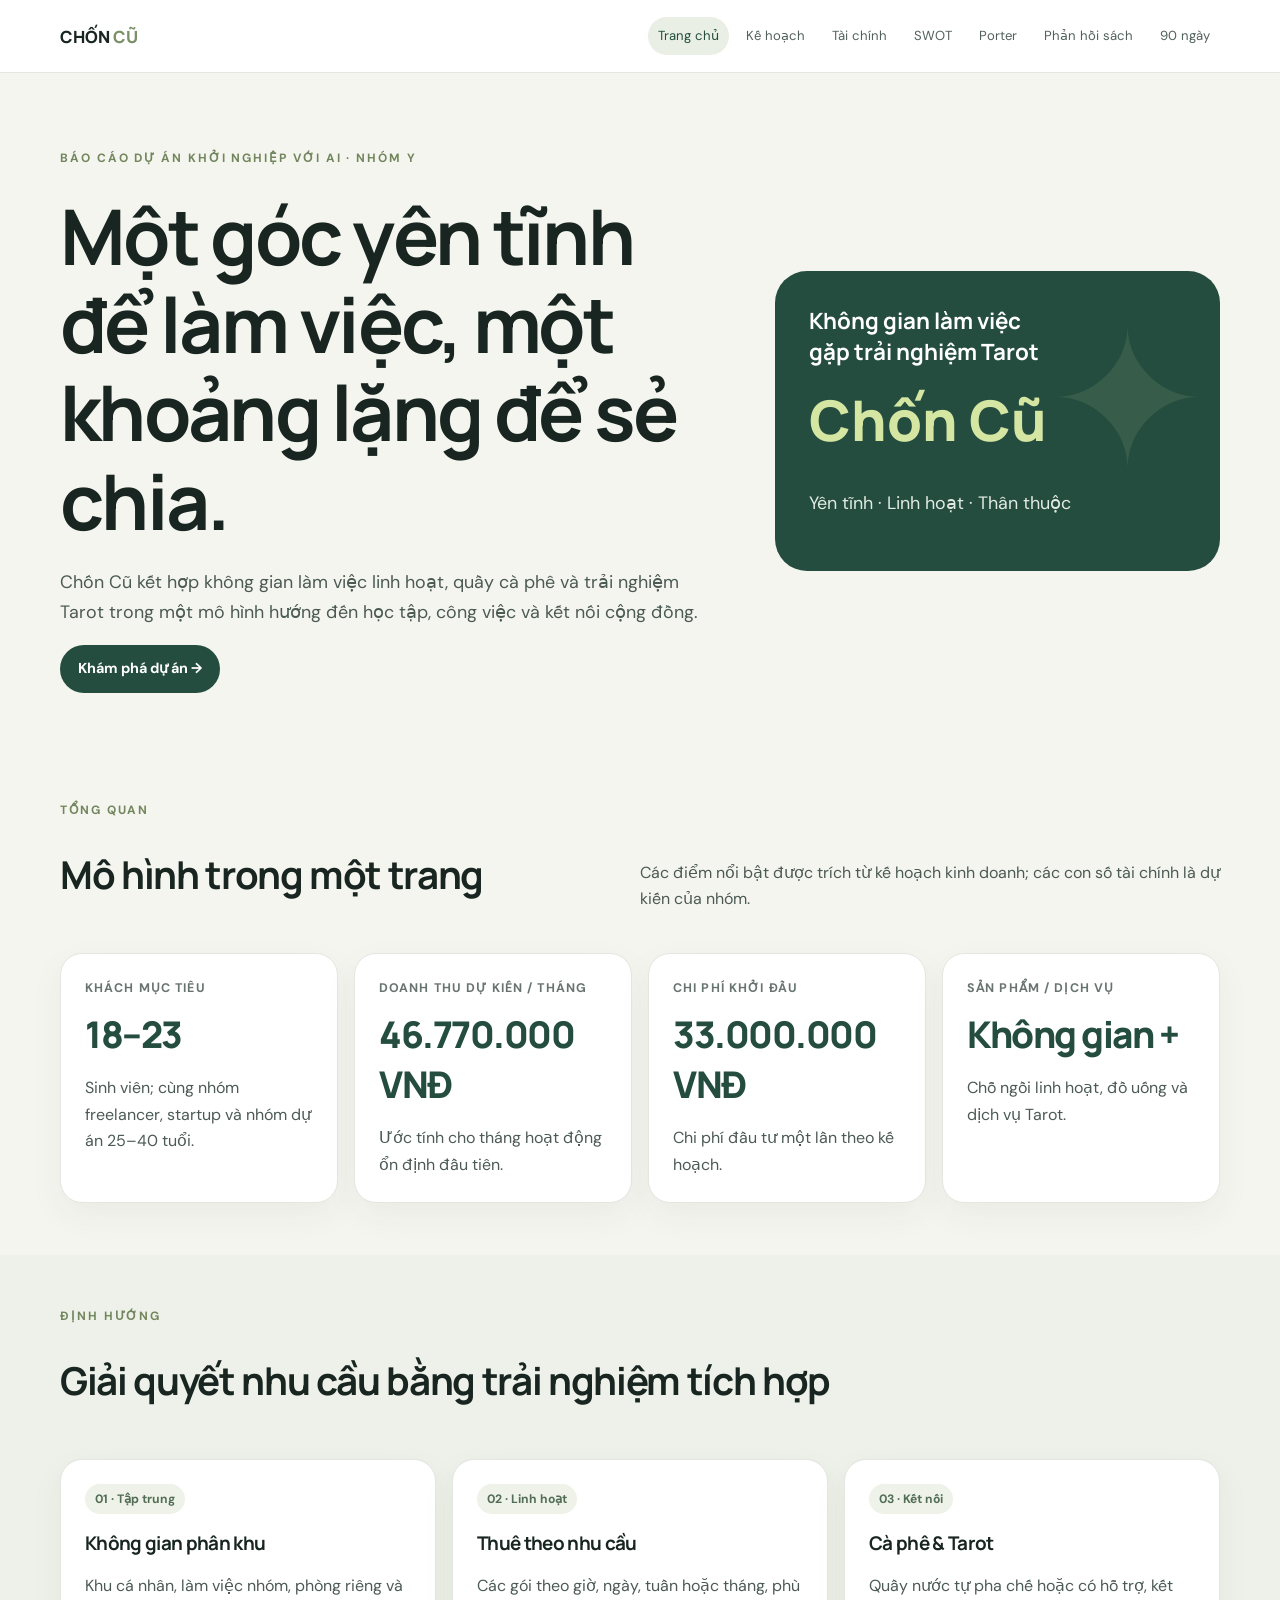
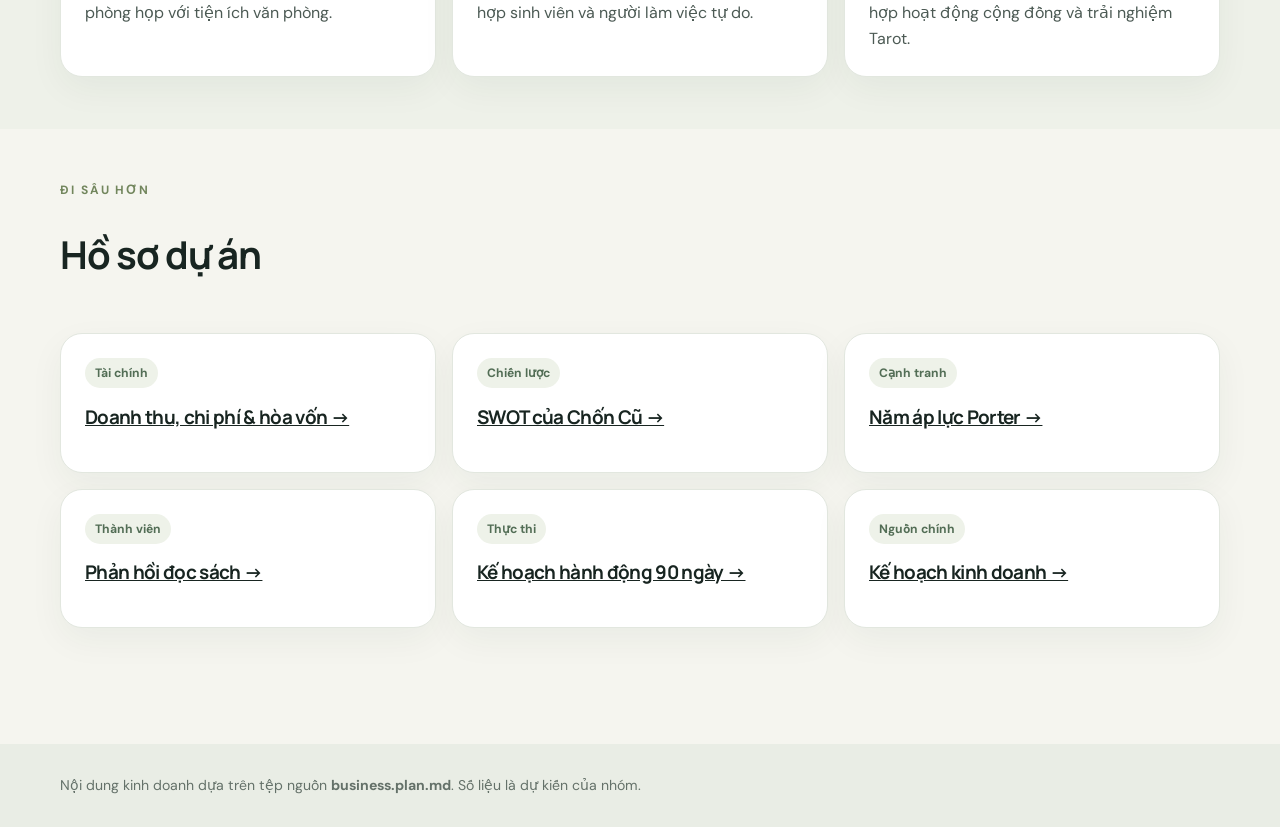
<file: index.html>
<!doctype html><html lang="vi"><head><meta charset="utf-8"><meta name="viewport" content="width=device-width,initial-scale=1"><title>Chốn Cũ — Không gian làm việc & Tarot</title><link rel="stylesheet" href="style.css"></head><body>
<header class="topbar"><nav class="wrap nav"><a class="brand" href="index.html">CHỐN <span>CŨ</span></a><div class="navlinks"><a class="active" href="index.html">Trang chủ</a><a href="business-plan.html">Kế hoạch</a><a href="financial-analysis.html">Tài chính</a><a href="swot.html">SWOT</a><a href="five-forces.html">Porter</a><a href="reflections.html">Phản hồi sách</a><a href="action-plan.html">90 ngày</a></div></nav></header>
<main><section class="wrap hero"><div><div class="eyebrow">Báo cáo dự án khởi nghiệp với AI · Nhóm Y</div><h1>Một góc yên tĩnh để làm việc, một khoảng lặng để sẻ chia.</h1><p>Chốn Cũ kết hợp không gian làm việc linh hoạt, quầy cà phê và trải nghiệm Tarot trong một mô hình hướng đến học tập, công việc và kết nối cộng đồng.</p><a class="btn" href="business-plan.html">Khám phá dự án →</a></div><div class="hero-art"><strong>Không gian làm việc<br>gặp trải nghiệm Tarot</strong><div class="big">Chốn Cũ</div><p>Yên tĩnh · Linh hoạt · Thân thuộc</p></div></section>
<section class="wrap section"><div class="section-head"><div><div class="eyebrow">Tổng quan</div><h2>Mô hình trong một trang</h2></div><p>Các điểm nổi bật được trích từ kế hoạch kinh doanh; các con số tài chính là dự kiến của nhóm.</p></div><div class="grid four"><article class="card"><div class="label">Khách mục tiêu</div><div class="metric">18–23</div><p>Sinh viên; cùng nhóm freelancer, startup và nhóm dự án 25–40 tuổi.</p></article><article class="card"><div class="label">Doanh thu dự kiến / tháng</div><div class="metric">46.770.000 VNĐ</div><p>Ước tính cho tháng hoạt động ổn định đầu tiên.</p></article><article class="card"><div class="label">Chi phí khởi đầu</div><div class="metric">33.000.000 VNĐ</div><p>Chi phí đầu tư một lần theo kế hoạch.</p></article><article class="card"><div class="label">Sản phẩm / dịch vụ</div><div class="metric">Không gian +</div><p>Chỗ ngồi linh hoạt, đồ uống và dịch vụ Tarot.</p></article></div></section>
<section class="section" style="background:#eef1e9"><div class="wrap"><div class="section-head"><div><div class="eyebrow">Định hướng</div><h2>Giải quyết nhu cầu bằng trải nghiệm tích hợp</h2></div></div><div class="grid three"><article class="card"><span class="tag">01 · Tập trung</span><h3>Không gian phân khu</h3><p>Khu cá nhân, làm việc nhóm, phòng riêng và phòng họp với tiện ích văn phòng.</p></article><article class="card"><span class="tag">02 · Linh hoạt</span><h3>Thuê theo nhu cầu</h3><p>Các gói theo giờ, ngày, tuần hoặc tháng, phù hợp sinh viên và người làm việc tự do.</p></article><article class="card"><span class="tag">03 · Kết nối</span><h3>Cà phê & Tarot</h3><p>Quầy nước tự pha chế hoặc có hỗ trợ, kết hợp hoạt động cộng đồng và trải nghiệm Tarot.</p></article></div></div></section>
<section class="wrap section"><div class="section-head"><div><div class="eyebrow">Đi sâu hơn</div><h2>Hồ sơ dự án</h2></div></div><div class="grid three"><a class="card" href="financial-analysis.html"><span class="tag">Tài chính</span><h3>Doanh thu, chi phí & hòa vốn →</h3></a><a class="card" href="swot.html"><span class="tag">Chiến lược</span><h3>SWOT của Chốn Cũ →</h3></a><a class="card" href="five-forces.html"><span class="tag">Cạnh tranh</span><h3>Năm áp lực Porter →</h3></a><a class="card" href="reflections.html"><span class="tag">Thành viên</span><h3>Phản hồi đọc sách →</h3></a><a class="card" href="action-plan.html"><span class="tag">Thực thi</span><h3>Kế hoạch hành động 90 ngày →</h3></a><a class="card" href="business-plan.html"><span class="tag">Nguồn chính</span><h3>Kế hoạch kinh doanh →</h3></a></div></section></main><footer class="footer"><div class="wrap">Nội dung kinh doanh dựa trên tệp nguồn <b>business.plan.md</b>. Số liệu là dự kiến của nhóm.</div></footer></body></html>
</file>
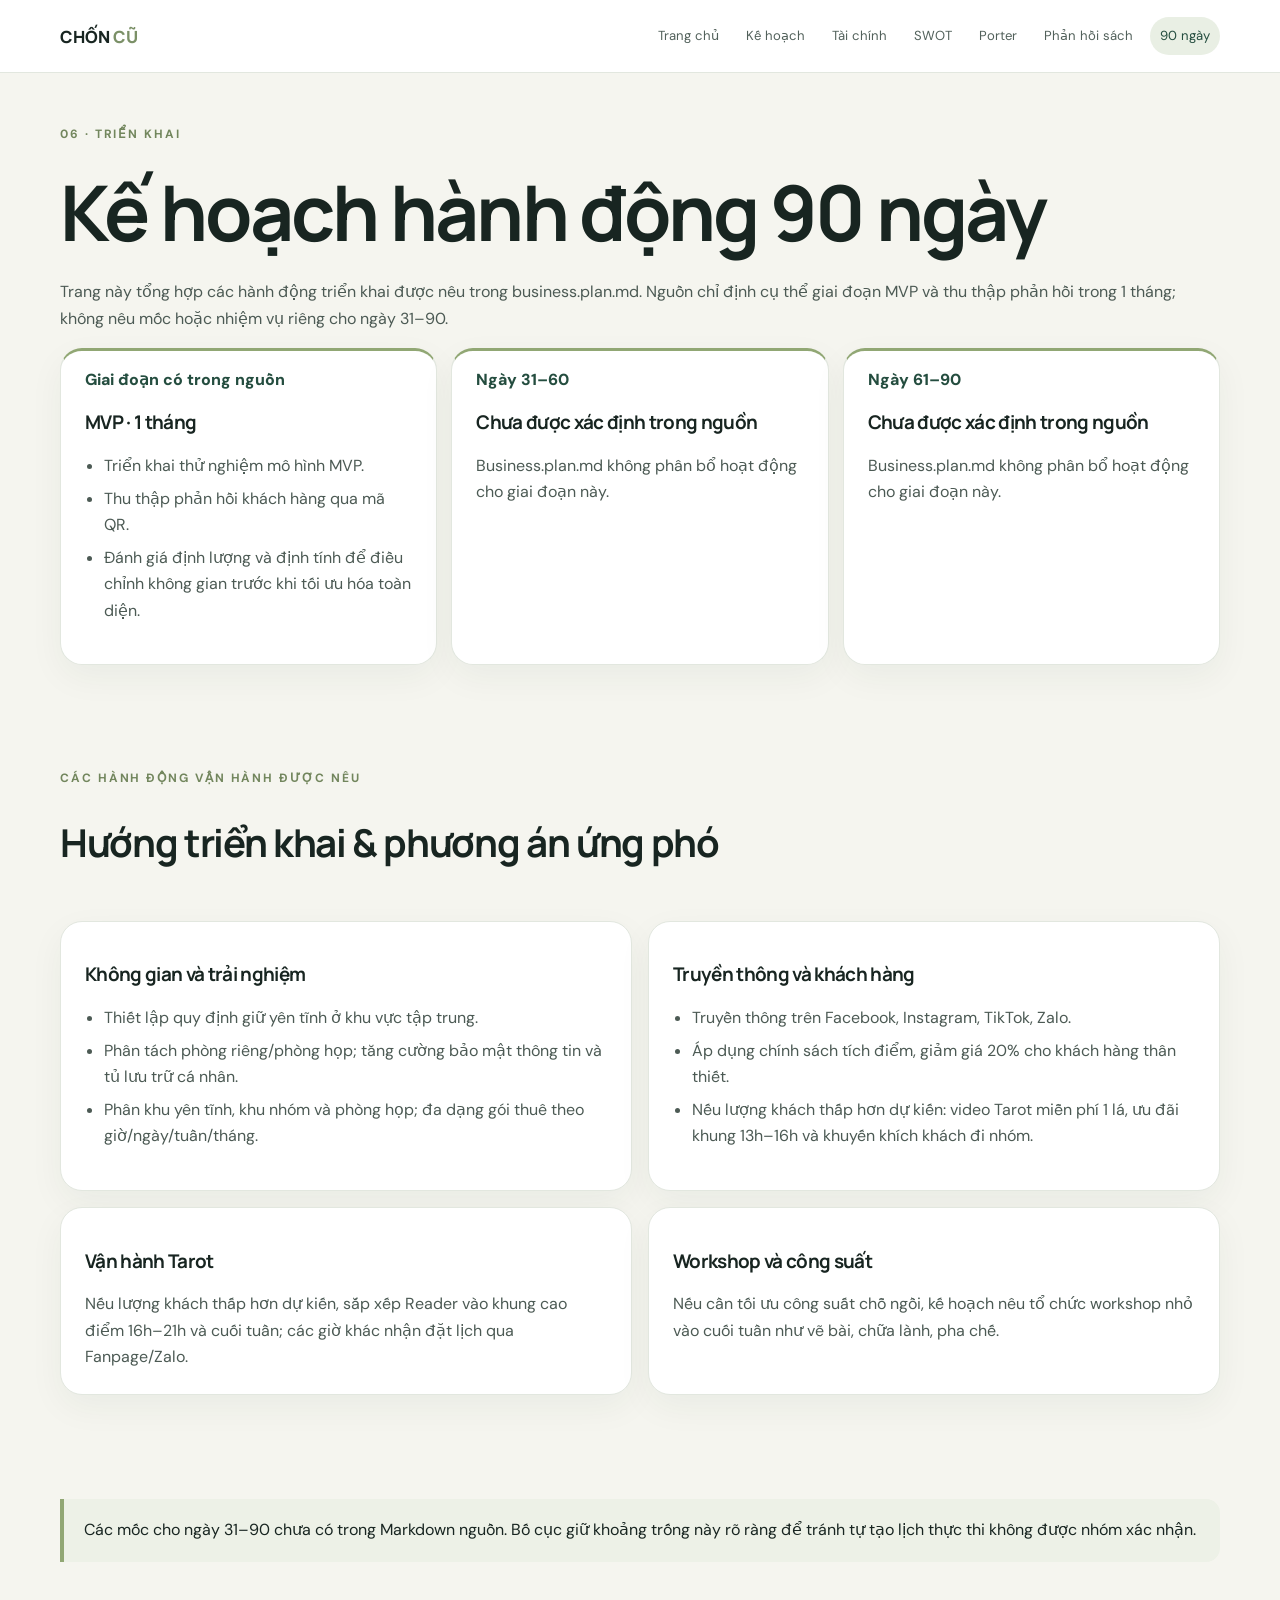
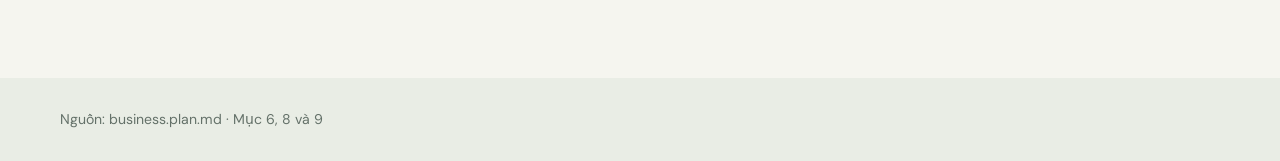
<file: action-plan.html>
<!doctype html><html lang="vi"><head><meta charset="utf-8"><meta name="viewport" content="width=device-width,initial-scale=1"><title>Kế hoạch hành động 90 ngày — Chốn Cũ</title><link rel="stylesheet" href="style.css"></head><body><header class="topbar"><nav class="wrap nav"><a class="brand" href="index.html">CHỐN <span>CŨ</span></a><div class="navlinks"><a href="index.html">Trang chủ</a><a href="business-plan.html">Kế hoạch</a><a href="financial-analysis.html">Tài chính</a><a href="swot.html">SWOT</a><a href="five-forces.html">Porter</a><a href="reflections.html">Phản hồi sách</a><a class="active" href="action-plan.html">90 ngày</a></div></nav></header><main class="wrap"><section class="section"><div class="eyebrow">06 · Triển khai</div><h1>Kế hoạch hành động 90 ngày</h1><p>Trang này tổng hợp các hành động triển khai được nêu trong business.plan.md. Nguồn chỉ định cụ thể giai đoạn MVP và thu thập phản hồi trong 1 tháng; không nêu mốc hoặc nhiệm vụ riêng cho ngày 31–90.</p><div class="timeline"><article class="card phase"><div class="period">Giai đoạn có trong nguồn</div><h3>MVP · 1 tháng</h3><ul class="list"><li>Triển khai thử nghiệm mô hình MVP.</li><li>Thu thập phản hồi khách hàng qua mã QR.</li><li>Đánh giá định lượng và định tính để điều chỉnh không gian trước khi tối ưu hóa toàn diện.</li></ul></article><article class="card phase"><div class="period">Ngày 31–60</div><h3>Chưa được xác định trong nguồn</h3><p>Business.plan.md không phân bổ hoạt động cho giai đoạn này.</p></article><article class="card phase"><div class="period">Ngày 61–90</div><h3>Chưa được xác định trong nguồn</h3><p>Business.plan.md không phân bổ hoạt động cho giai đoạn này.</p></article></div></section><section class="section"><div class="section-head"><div><div class="eyebrow">Các hành động vận hành được nêu</div><h2>Hướng triển khai & phương án ứng phó</h2></div></div><div class="grid two"><article class="card"><h3>Không gian và trải nghiệm</h3><ul class="list"><li>Thiết lập quy định giữ yên tĩnh ở khu vực tập trung.</li><li>Phân tách phòng riêng/phòng họp; tăng cường bảo mật thông tin và tủ lưu trữ cá nhân.</li><li>Phân khu yên tĩnh, khu nhóm và phòng họp; đa dạng gói thuê theo giờ/ngày/tuần/tháng.</li></ul></article><article class="card"><h3>Truyền thông và khách hàng</h3><ul class="list"><li>Truyền thông trên Facebook, Instagram, TikTok, Zalo.</li><li>Áp dụng chính sách tích điểm, giảm giá 20% cho khách hàng thân thiết.</li><li>Nếu lượng khách thấp hơn dự kiến: video Tarot miễn phí 1 lá, ưu đãi khung 13h–16h và khuyến khích khách đi nhóm.</li></ul></article><article class="card"><h3>Vận hành Tarot</h3><p>Nếu lượng khách thấp hơn dự kiến, sắp xếp Reader vào khung cao điểm 16h–21h và cuối tuần; các giờ khác nhận đặt lịch qua Fanpage/Zalo.</p></article><article class="card"><h3>Workshop và công suất</h3><p>Nếu cần tối ưu công suất chỗ ngồi, kế hoạch nêu tổ chức workshop nhỏ vào cuối tuần như vẽ bài, chữa lành, pha chế.</p></article></div></section><section class="section"><div class="callout">Các mốc cho ngày 31–90 chưa có trong Markdown nguồn. Bố cục giữ khoảng trống này rõ ràng để tránh tự tạo lịch thực thi không được nhóm xác nhận.</div></section></main><footer class="footer"><div class="wrap">Nguồn: business.plan.md · Mục 6, 8 và 9</div></footer></body></html>
</file>
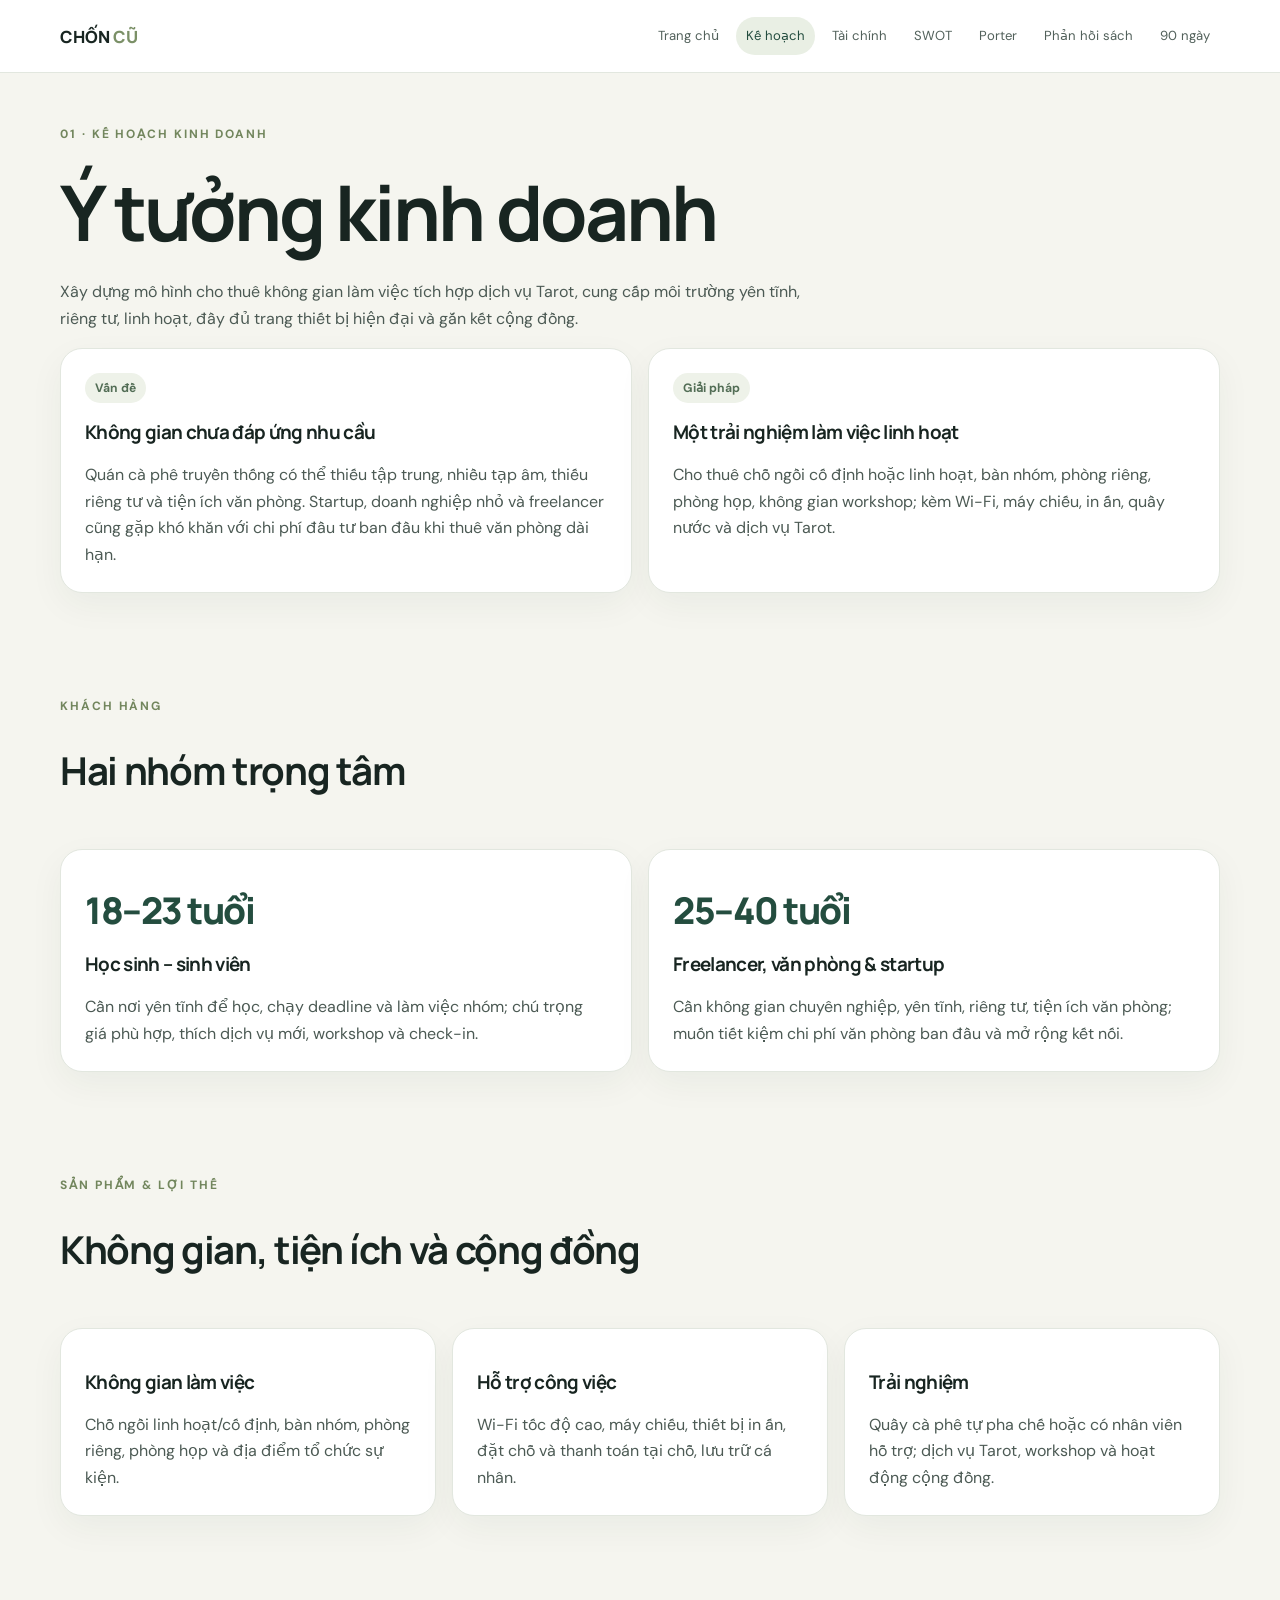
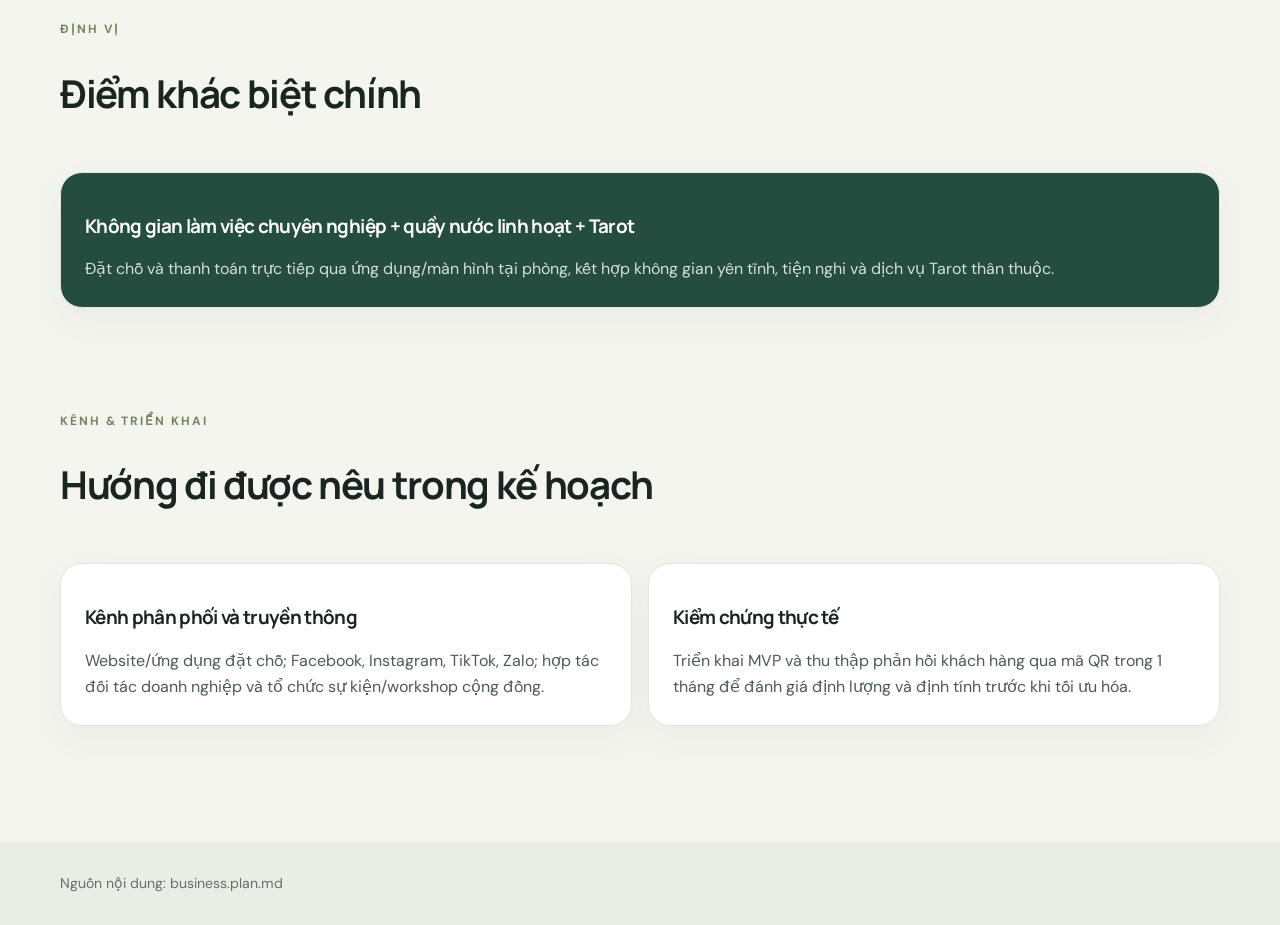
<file: business-plan.html>
<!doctype html><html lang="vi"><head><meta charset="utf-8"><meta name="viewport" content="width=device-width,initial-scale=1"><title>Kế hoạch kinh doanh — Chốn Cũ</title><link rel="stylesheet" href="style.css"></head><body><header class="topbar"><nav class="wrap nav"><a class="brand" href="index.html">CHỐN <span>CŨ</span></a><div class="navlinks"><a href="index.html">Trang chủ</a><a class="active" href="business-plan.html">Kế hoạch</a><a href="financial-analysis.html">Tài chính</a><a href="swot.html">SWOT</a><a href="five-forces.html">Porter</a><a href="reflections.html">Phản hồi sách</a><a href="action-plan.html">90 ngày</a></div></nav></header><main class="wrap"><section class="section"><div class="eyebrow">01 · Kế hoạch kinh doanh</div><h1>Ý tưởng kinh doanh</h1><p class="hero" style="display:block;padding:0;max-width:780px">Xây dựng mô hình cho thuê không gian làm việc tích hợp dịch vụ Tarot, cung cấp môi trường yên tĩnh, riêng tư, linh hoạt, đầy đủ trang thiết bị hiện đại và gắn kết cộng đồng.</p><div class="grid two"><article class="card"><span class="tag">Vấn đề</span><h3>Không gian chưa đáp ứng nhu cầu</h3><p>Quán cà phê truyền thống có thể thiếu tập trung, nhiều tạp âm, thiếu riêng tư và tiện ích văn phòng. Startup, doanh nghiệp nhỏ và freelancer cũng gặp khó khăn với chi phí đầu tư ban đầu khi thuê văn phòng dài hạn.</p></article><article class="card"><span class="tag">Giải pháp</span><h3>Một trải nghiệm làm việc linh hoạt</h3><p>Cho thuê chỗ ngồi cố định hoặc linh hoạt, bàn nhóm, phòng riêng, phòng họp, không gian workshop; kèm Wi-Fi, máy chiếu, in ấn, quầy nước và dịch vụ Tarot.</p></article></div></section><section class="section"><div class="section-head"><div><div class="eyebrow">Khách hàng</div><h2>Hai nhóm trọng tâm</h2></div></div><div class="grid two"><article class="card"><div class="metric">18–23 tuổi</div><h3>Học sinh – sinh viên</h3><p>Cần nơi yên tĩnh để học, chạy deadline và làm việc nhóm; chú trọng giá phù hợp, thích dịch vụ mới, workshop và check-in.</p></article><article class="card"><div class="metric">25–40 tuổi</div><h3>Freelancer, văn phòng & startup</h3><p>Cần không gian chuyên nghiệp, yên tĩnh, riêng tư, tiện ích văn phòng; muốn tiết kiệm chi phí văn phòng ban đầu và mở rộng kết nối.</p></article></div></section><section class="section"><div class="section-head"><div><div class="eyebrow">Sản phẩm & lợi thế</div><h2>Không gian, tiện ích và cộng đồng</h2></div></div><div class="grid three"><article class="card"><h3>Không gian làm việc</h3><p>Chỗ ngồi linh hoạt/cố định, bàn nhóm, phòng riêng, phòng họp và địa điểm tổ chức sự kiện.</p></article><article class="card"><h3>Hỗ trợ công việc</h3><p>Wi-Fi tốc độ cao, máy chiếu, thiết bị in ấn, đặt chỗ và thanh toán tại chỗ, lưu trữ cá nhân.</p></article><article class="card"><h3>Trải nghiệm</h3><p>Quầy cà phê tự pha chế hoặc có nhân viên hỗ trợ; dịch vụ Tarot, workshop và hoạt động cộng đồng.</p></article></div></section><section class="section"><div class="section-head"><div><div class="eyebrow">Định vị</div><h2>Điểm khác biệt chính</h2></div></div><div class="card dark"><h3>Không gian làm việc chuyên nghiệp + quầy nước linh hoạt + Tarot</h3><p>Đặt chỗ và thanh toán trực tiếp qua ứng dụng/màn hình tại phòng, kết hợp không gian yên tĩnh, tiện nghi và dịch vụ Tarot thân thuộc.</p></div></section><section class="section"><div class="section-head"><div><div class="eyebrow">Kênh & triển khai</div><h2>Hướng đi được nêu trong kế hoạch</h2></div></div><div class="grid two"><article class="card"><h3>Kênh phân phối và truyền thông</h3><p>Website/ứng dụng đặt chỗ; Facebook, Instagram, TikTok, Zalo; hợp tác đối tác doanh nghiệp và tổ chức sự kiện/workshop cộng đồng.</p></article><article class="card"><h3>Kiểm chứng thực tế</h3><p>Triển khai MVP và thu thập phản hồi khách hàng qua mã QR trong 1 tháng để đánh giá định lượng và định tính trước khi tối ưu hóa.</p></article></div></section></main><footer class="footer"><div class="wrap">Nguồn nội dung: business.plan.md</div></footer></body></html>
</file>
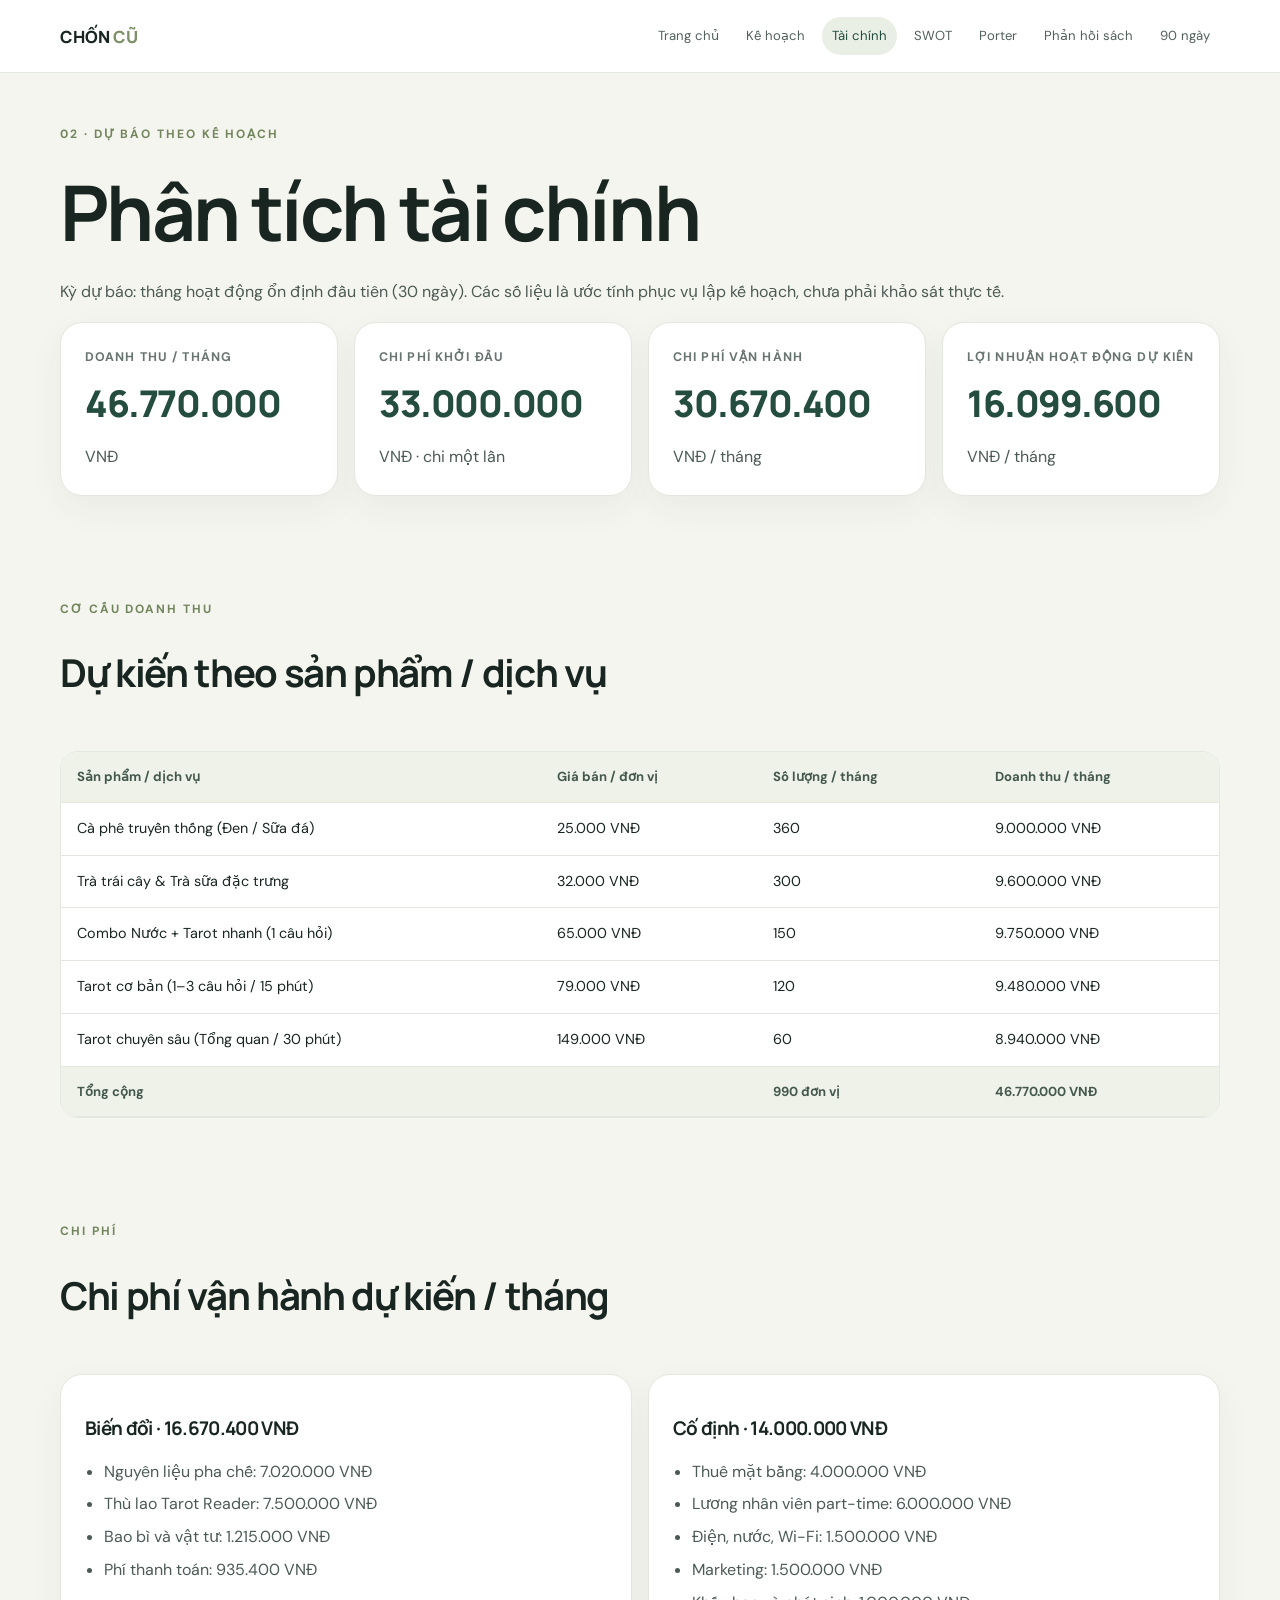
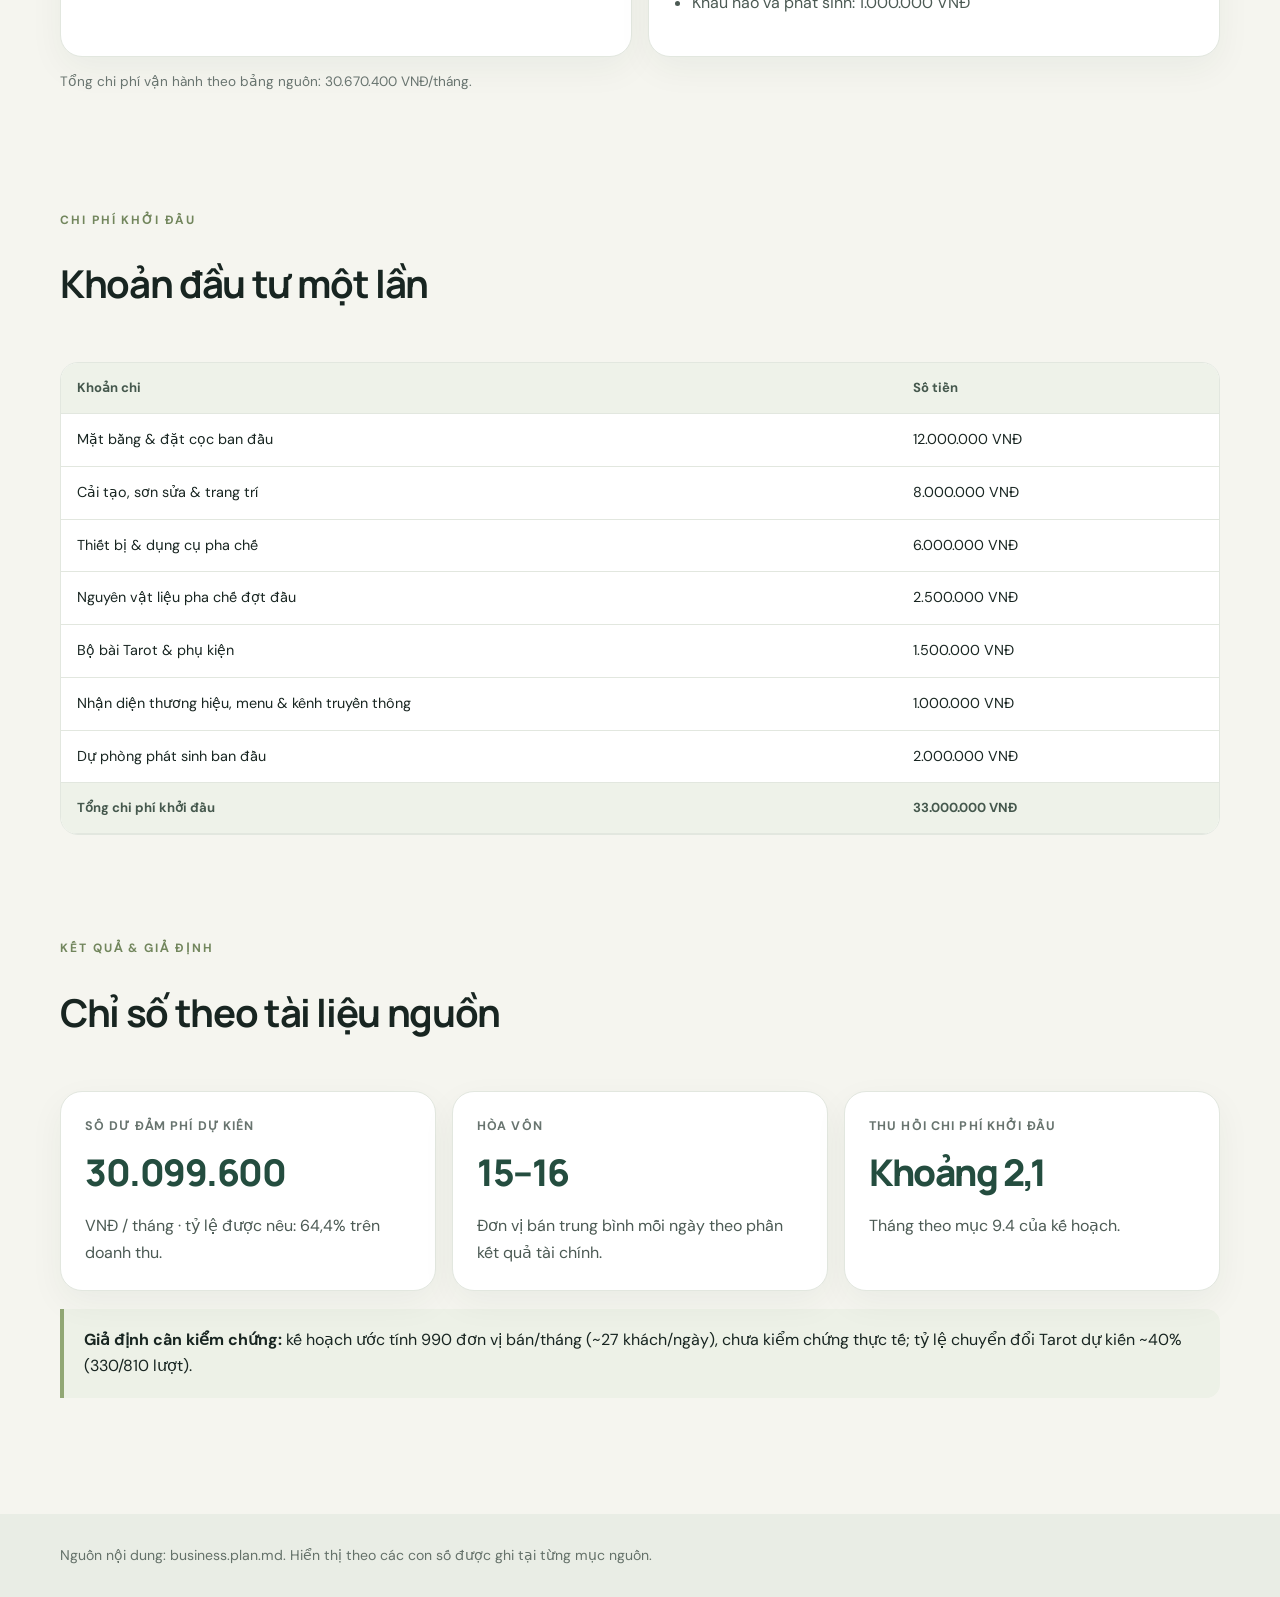
<file: financial-analysis.html>
<!doctype html><html lang="vi"><head><meta charset="utf-8"><meta name="viewport" content="width=device-width,initial-scale=1"><title>Phân tích tài chính — Chốn Cũ</title><link rel="stylesheet" href="style.css"></head><body><header class="topbar"><nav class="wrap nav"><a class="brand" href="index.html">CHỐN <span>CŨ</span></a><div class="navlinks"><a href="index.html">Trang chủ</a><a href="business-plan.html">Kế hoạch</a><a class="active" href="financial-analysis.html">Tài chính</a><a href="swot.html">SWOT</a><a href="five-forces.html">Porter</a><a href="reflections.html">Phản hồi sách</a><a href="action-plan.html">90 ngày</a></div></nav></header><main class="wrap"><section class="section"><div class="eyebrow">02 · Dự báo theo kế hoạch</div><h1>Phân tích tài chính</h1><p>Kỳ dự báo: tháng hoạt động ổn định đầu tiên (30 ngày). Các số liệu là ước tính phục vụ lập kế hoạch, chưa phải khảo sát thực tế.</p><div class="grid four"><article class="card"><div class="label">Doanh thu / tháng</div><div class="metric">46.770.000</div><p>VNĐ</p></article><article class="card"><div class="label">Chi phí khởi đầu</div><div class="metric">33.000.000</div><p>VNĐ · chi một lần</p></article><article class="card"><div class="label">Chi phí vận hành</div><div class="metric">30.670.400</div><p>VNĐ / tháng</p></article><article class="card"><div class="label">Lợi nhuận hoạt động dự kiến</div><div class="metric">16.099.600</div><p>VNĐ / tháng</p></article></div></section><section class="section"><div class="section-head"><div><div class="eyebrow">Cơ cấu doanh thu</div><h2>Dự kiến theo sản phẩm / dịch vụ</h2></div></div><div class="table-wrap"><table><thead><tr><th>Sản phẩm / dịch vụ</th><th>Giá bán / đơn vị</th><th>Số lượng / tháng</th><th>Doanh thu / tháng</th></tr></thead><tbody><tr><td>Cà phê truyền thống (Đen / Sữa đá)</td><td>25.000 VNĐ</td><td>360</td><td>9.000.000 VNĐ</td></tr><tr><td>Trà trái cây & Trà sữa đặc trưng</td><td>32.000 VNĐ</td><td>300</td><td>9.600.000 VNĐ</td></tr><tr><td>Combo Nước + Tarot nhanh (1 câu hỏi)</td><td>65.000 VNĐ</td><td>150</td><td>9.750.000 VNĐ</td></tr><tr><td>Tarot cơ bản (1–3 câu hỏi / 15 phút)</td><td>79.000 VNĐ</td><td>120</td><td>9.480.000 VNĐ</td></tr><tr><td>Tarot chuyên sâu (Tổng quan / 30 phút)</td><td>149.000 VNĐ</td><td>60</td><td>8.940.000 VNĐ</td></tr><tr><th>Tổng cộng</th><th></th><th>990 đơn vị</th><th>46.770.000 VNĐ</th></tr></tbody></table></div></section><section class="section"><div class="section-head"><div><div class="eyebrow">Chi phí</div><h2>Chi phí vận hành dự kiến / tháng</h2></div></div><div class="grid two"><article class="card"><h3>Biến đổi · 16.670.400 VNĐ</h3><ul class="list"><li>Nguyên liệu pha chế: 7.020.000 VNĐ</li><li>Thù lao Tarot Reader: 7.500.000 VNĐ</li><li>Bao bì và vật tư: 1.215.000 VNĐ</li><li>Phí thanh toán: 935.400 VNĐ</li></ul></article><article class="card"><h3>Cố định · 14.000.000 VNĐ</h3><ul class="list"><li>Thuê mặt bằng: 4.000.000 VNĐ</li><li>Lương nhân viên part-time: 6.000.000 VNĐ</li><li>Điện, nước, Wi-Fi: 1.500.000 VNĐ</li><li>Marketing: 1.500.000 VNĐ</li><li>Khấu hao và phát sinh: 1.000.000 VNĐ</li></ul></article></div><p class="small">Tổng chi phí vận hành theo bảng nguồn: 30.670.400 VNĐ/tháng.</p></section><section class="section"><div class="section-head"><div><div class="eyebrow">Chi phí khởi đầu</div><h2>Khoản đầu tư một lần</h2></div></div><div class="table-wrap"><table><thead><tr><th>Khoản chi</th><th>Số tiền</th></tr></thead><tbody><tr><td>Mặt bằng & đặt cọc ban đầu</td><td>12.000.000 VNĐ</td></tr><tr><td>Cải tạo, sơn sửa & trang trí</td><td>8.000.000 VNĐ</td></tr><tr><td>Thiết bị & dụng cụ pha chế</td><td>6.000.000 VNĐ</td></tr><tr><td>Nguyên vật liệu pha chế đợt đầu</td><td>2.500.000 VNĐ</td></tr><tr><td>Bộ bài Tarot & phụ kiện</td><td>1.500.000 VNĐ</td></tr><tr><td>Nhận diện thương hiệu, menu & kênh truyền thông</td><td>1.000.000 VNĐ</td></tr><tr><td>Dự phòng phát sinh ban đầu</td><td>2.000.000 VNĐ</td></tr><tr><th>Tổng chi phí khởi đầu</th><th>33.000.000 VNĐ</th></tr></tbody></table></div></section><section class="section"><div class="section-head"><div><div class="eyebrow">Kết quả & giả định</div><h2>Chỉ số theo tài liệu nguồn</h2></div></div><div class="grid three"><article class="card"><div class="label">Số dư đảm phí dự kiến</div><div class="metric">30.099.600</div><p>VNĐ / tháng · tỷ lệ được nêu: 64,4% trên doanh thu.</p></article><article class="card"><div class="label">Hòa vốn</div><div class="metric">15–16</div><p>Đơn vị bán trung bình mỗi ngày theo phần kết quả tài chính.</p></article><article class="card"><div class="label">Thu hồi chi phí khởi đầu</div><div class="metric">Khoảng 2,1</div><p>Tháng theo mục 9.4 của kế hoạch.</p></article></div><div class="callout" style="margin-top:18px"><b>Giả định cần kiểm chứng:</b> kế hoạch ước tính 990 đơn vị bán/tháng (~27 khách/ngày), chưa kiểm chứng thực tế; tỷ lệ chuyển đổi Tarot dự kiến ~40% (330/810 lượt).</div></section></main><footer class="footer"><div class="wrap">Nguồn nội dung: business.plan.md. Hiển thị theo các con số được ghi tại từng mục nguồn.</div></footer></body></html>
</file>
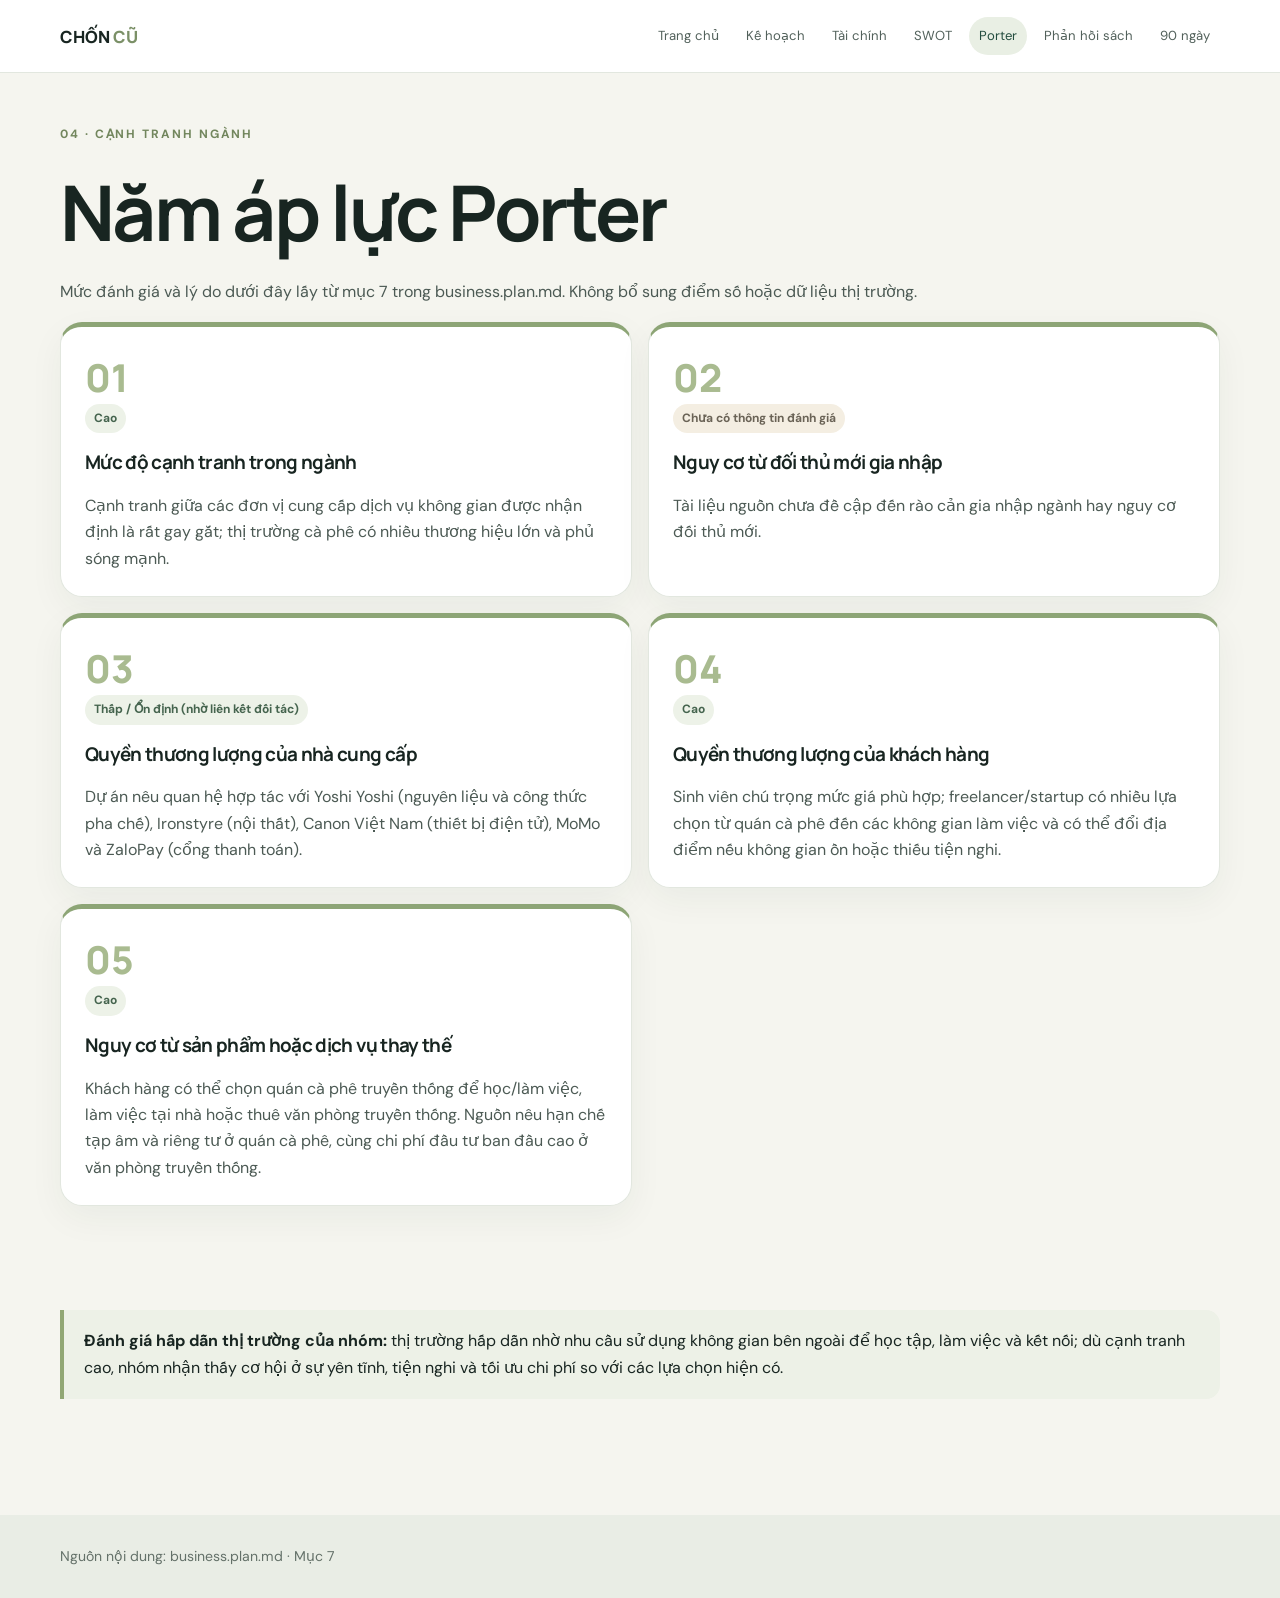
<file: five-forces.html>
<!doctype html><html lang="vi"><head><meta charset="utf-8"><meta name="viewport" content="width=device-width,initial-scale=1"><title>Năm áp lực Porter — Chốn Cũ</title><link rel="stylesheet" href="style.css"></head><body><header class="topbar"><nav class="wrap nav"><a class="brand" href="index.html">CHỐN <span>CŨ</span></a><div class="navlinks"><a href="index.html">Trang chủ</a><a href="business-plan.html">Kế hoạch</a><a href="financial-analysis.html">Tài chính</a><a href="swot.html">SWOT</a><a class="active" href="five-forces.html">Porter</a><a href="reflections.html">Phản hồi sách</a><a href="action-plan.html">90 ngày</a></div></nav></header><main class="wrap"><section class="section"><div class="eyebrow">04 · Cạnh tranh ngành</div><h1>Năm áp lực Porter</h1><p>Mức đánh giá và lý do dưới đây lấy từ mục 7 trong business.plan.md. Không bổ sung điểm số hoặc dữ liệu thị trường.</p><div class="grid two"><article class="card force"><div class="num">01</div><span class="status">Cao</span><h3>Mức độ cạnh tranh trong ngành</h3><p>Cạnh tranh giữa các đơn vị cung cấp dịch vụ không gian được nhận định là rất gay gắt; thị trường cà phê có nhiều thương hiệu lớn và phủ sóng mạnh.</p></article><article class="card force"><div class="num">02</div><span class="status none">Chưa có thông tin đánh giá</span><h3>Nguy cơ từ đối thủ mới gia nhập</h3><p>Tài liệu nguồn chưa đề cập đến rào cản gia nhập ngành hay nguy cơ đối thủ mới.</p></article><article class="card force"><div class="num">03</div><span class="status">Thấp / Ổn định (nhờ liên kết đối tác)</span><h3>Quyền thương lượng của nhà cung cấp</h3><p>Dự án nêu quan hệ hợp tác với Yoshi Yoshi (nguyên liệu và công thức pha chế), Ironstyre (nội thất), Canon Việt Nam (thiết bị điện tử), MoMo và ZaloPay (cổng thanh toán).</p></article><article class="card force"><div class="num">04</div><span class="status">Cao</span><h3>Quyền thương lượng của khách hàng</h3><p>Sinh viên chú trọng mức giá phù hợp; freelancer/startup có nhiều lựa chọn từ quán cà phê đến các không gian làm việc và có thể đổi địa điểm nếu không gian ồn hoặc thiếu tiện nghi.</p></article><article class="card force"><div class="num">05</div><span class="status">Cao</span><h3>Nguy cơ từ sản phẩm hoặc dịch vụ thay thế</h3><p>Khách hàng có thể chọn quán cà phê truyền thống để học/làm việc, làm việc tại nhà hoặc thuê văn phòng truyền thống. Nguồn nêu hạn chế tạp âm và riêng tư ở quán cà phê, cùng chi phí đầu tư ban đầu cao ở văn phòng truyền thống.</p></article></div></section><section class="section"><div class="callout"><b>Đánh giá hấp dẫn thị trường của nhóm:</b> thị trường hấp dẫn nhờ nhu cầu sử dụng không gian bên ngoài để học tập, làm việc và kết nối; dù cạnh tranh cao, nhóm nhận thấy cơ hội ở sự yên tĩnh, tiện nghi và tối ưu chi phí so với các lựa chọn hiện có.</div></section></main><footer class="footer"><div class="wrap">Nguồn nội dung: business.plan.md · Mục 7</div></footer></body></html>
</file>
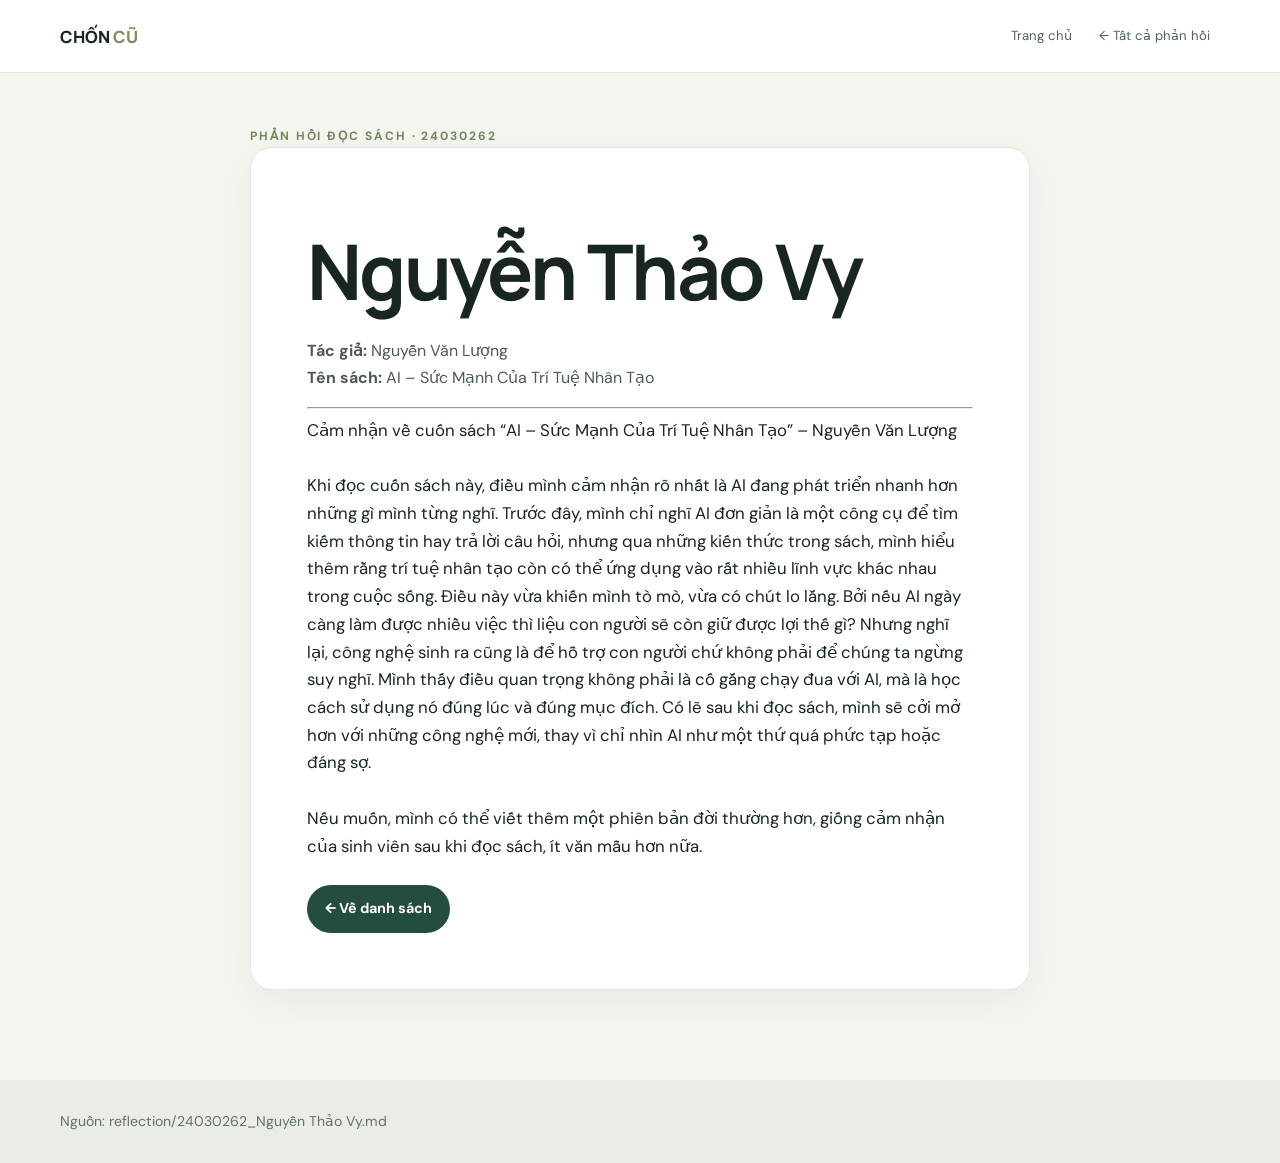
<file: reflection-nguyen-thao-vy.html>
<!doctype html><html lang="vi"><head><meta charset="utf-8"><meta name="viewport" content="width=device-width,initial-scale=1"><title>AI – Sức Mạnh Của Trí Tuệ Nhân Tạo — Nguyễn Thảo Vy</title><link rel="stylesheet" href="style.css"></head><body><header class="topbar"><nav class="wrap nav"><a class="brand" href="index.html">CHỐN <span>CŨ</span></a><div class="navlinks"><a href="index.html">Trang chủ</a><a href="reflections.html">← Tất cả phản hồi</a></div></nav></header><main class="article"><div class="eyebrow">Phản hồi đọc sách · 24030262</div><article class="card"><h1>Nguyễn Thảo Vy</h1><p><b>Tác giả:</b> Nguyễn Văn Lượng<br><b>Tên sách:</b> AI – Sức Mạnh Của Trí Tuệ Nhân Tạo</p><hr><div class="article-body">Cảm nhận về cuốn sách “AI – Sức Mạnh Của Trí Tuệ Nhân Tạo” – Nguyễn Văn Lượng

Khi đọc cuốn sách này, điều mình cảm nhận rõ nhất là AI đang phát triển nhanh hơn những gì mình từng nghĩ. Trước đây, mình chỉ nghĩ AI đơn giản là một công cụ để tìm kiếm thông tin hay trả lời câu hỏi, nhưng qua những kiến thức trong sách, mình hiểu thêm rằng trí tuệ nhân tạo còn có thể ứng dụng vào rất nhiều lĩnh vực khác nhau trong cuộc sống. Điều này vừa khiến mình tò mò, vừa có chút lo lắng. Bởi nếu AI ngày càng làm được nhiều việc thì liệu con người sẽ còn giữ được lợi thế gì? Nhưng nghĩ lại, công nghệ sinh ra cũng là để hỗ trợ con người chứ không phải để chúng ta ngừng suy nghĩ. Mình thấy điều quan trọng không phải là cố gắng chạy đua với AI, mà là học cách sử dụng nó đúng lúc và đúng mục đích. Có lẽ sau khi đọc sách, mình sẽ cởi mở hơn với những công nghệ mới, thay vì chỉ nhìn AI như một thứ quá phức tạp hoặc đáng sợ.

Nếu muốn, mình có thể viết thêm một phiên bản đời thường hơn, giống cảm nhận của sinh viên sau khi đọc sách, ít văn mẫu hơn nữa.</div><a class="btn" style="margin-top:25px" href="reflections.html">← Về danh sách</a></article></main><footer class="footer"><div class="wrap">Nguồn: reflection/24030262_Nguyễn Thảo Vy.md</div></footer></body></html>
</file>
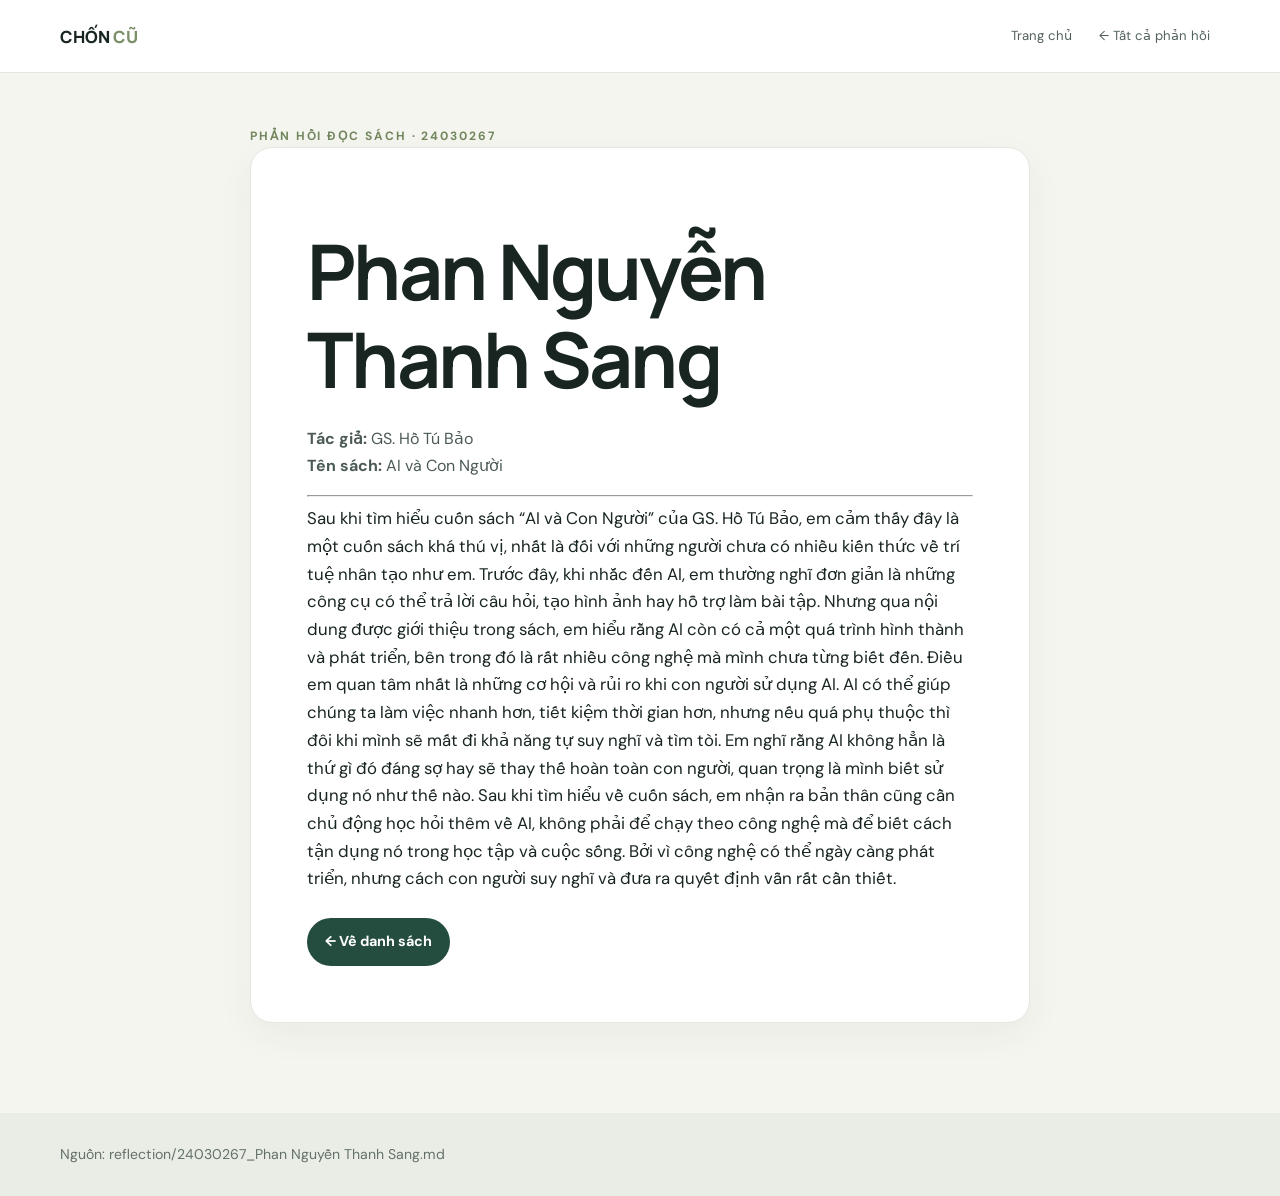
<file: reflection-phan-nguyen-thanh-sang.html>
<!doctype html><html lang="vi"><head><meta charset="utf-8"><meta name="viewport" content="width=device-width,initial-scale=1"><title>AI và Con Người — Phan Nguyễn Thanh Sang</title><link rel="stylesheet" href="style.css"></head><body><header class="topbar"><nav class="wrap nav"><a class="brand" href="index.html">CHỐN <span>CŨ</span></a><div class="navlinks"><a href="index.html">Trang chủ</a><a href="reflections.html">← Tất cả phản hồi</a></div></nav></header><main class="article"><div class="eyebrow">Phản hồi đọc sách · 24030267</div><article class="card"><h1>Phan Nguyễn Thanh Sang</h1><p><b>Tác giả:</b> GS. Hồ Tú Bảo<br><b>Tên sách:</b> AI và Con Người</p><hr><div class="article-body">Sau khi tìm hiểu cuốn sách “AI và Con Người” của GS. Hồ Tú Bảo, em cảm thấy đây là một cuốn sách khá thú vị, nhất là đối với những người chưa có nhiều kiến thức về trí tuệ nhân tạo như em. Trước đây, khi nhắc đến AI, em thường nghĩ đơn giản là những công cụ có thể trả lời câu hỏi, tạo hình ảnh hay hỗ trợ làm bài tập. Nhưng qua nội dung được giới thiệu trong sách, em hiểu rằng AI còn có cả một quá trình hình thành và phát triển, bên trong đó là rất nhiều công nghệ mà mình chưa từng biết đến. Điều em quan tâm nhất là những cơ hội và rủi ro khi con người sử dụng AI. AI có thể giúp chúng ta làm việc nhanh hơn, tiết kiệm thời gian hơn, nhưng nếu quá phụ thuộc thì đôi khi mình sẽ mất đi khả năng tự suy nghĩ và tìm tòi. Em nghĩ rằng AI không hẳn là thứ gì đó đáng sợ hay sẽ thay thế hoàn toàn con người, quan trọng là mình biết sử dụng nó như thế nào. Sau khi tìm hiểu về cuốn sách, em nhận ra bản thân cũng cần chủ động học hỏi thêm về AI, không phải để chạy theo công nghệ mà để biết cách tận dụng nó trong học tập và cuộc sống. Bởi vì công nghệ có thể ngày càng phát triển, nhưng cách con người suy nghĩ và đưa ra quyết định vẫn rất cần thiết.</div><a class="btn" style="margin-top:25px" href="reflections.html">← Về danh sách</a></article></main><footer class="footer"><div class="wrap">Nguồn: reflection/24030267_Phan Nguyễn Thanh Sang.md</div></footer></body></html>
</file>
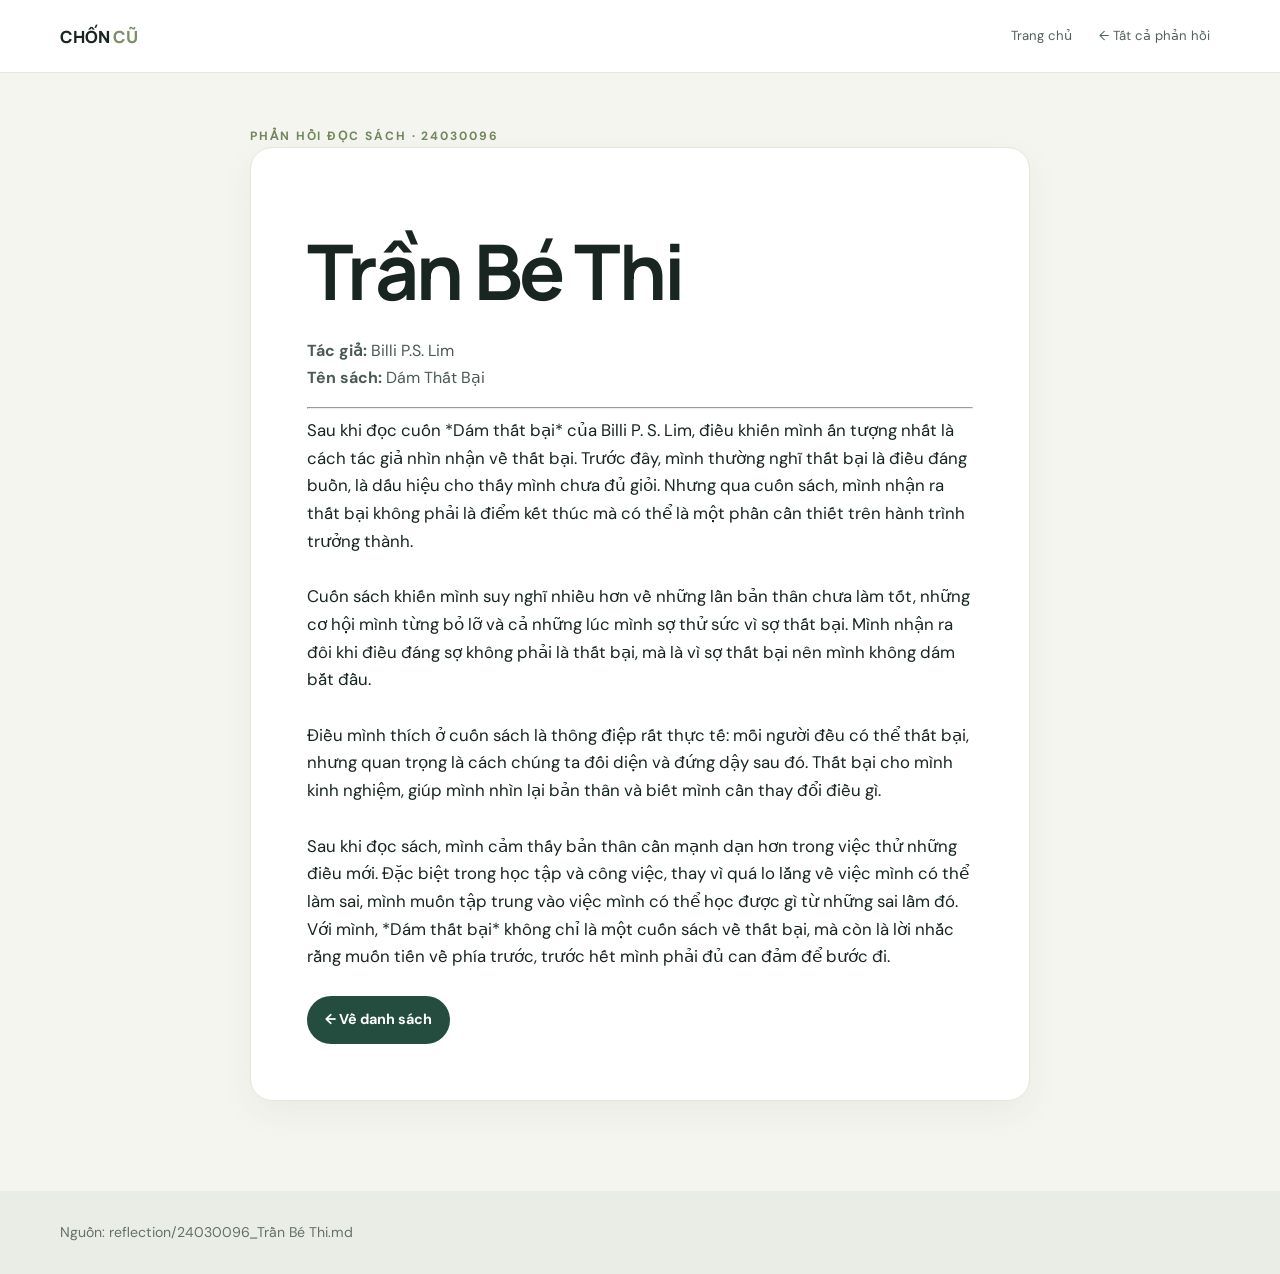
<file: reflection-tran-be-thi.html>
<!doctype html><html lang="vi"><head><meta charset="utf-8"><meta name="viewport" content="width=device-width,initial-scale=1"><title>Dám Thất Bại — Trần Bé Thi</title><link rel="stylesheet" href="style.css"></head><body><header class="topbar"><nav class="wrap nav"><a class="brand" href="index.html">CHỐN <span>CŨ</span></a><div class="navlinks"><a href="index.html">Trang chủ</a><a href="reflections.html">← Tất cả phản hồi</a></div></nav></header><main class="article"><div class="eyebrow">Phản hồi đọc sách · 24030096</div><article class="card"><h1>Trần Bé Thi</h1><p><b>Tác giả:</b> Billi P.S. Lim<br><b>Tên sách:</b> Dám Thất Bại</p><hr><div class="article-body">Sau khi đọc cuốn *Dám thất bại* của Billi P. S. Lim, điều khiến mình ấn tượng nhất là cách tác giả nhìn nhận về thất bại. Trước đây, mình thường nghĩ thất bại là điều đáng buồn, là dấu hiệu cho thấy mình chưa đủ giỏi. Nhưng qua cuốn sách, mình nhận ra thất bại không phải là điểm kết thúc mà có thể là một phần cần thiết trên hành trình trưởng thành.

Cuốn sách khiến mình suy nghĩ nhiều hơn về những lần bản thân chưa làm tốt, những cơ hội mình từng bỏ lỡ và cả những lúc mình sợ thử sức vì sợ thất bại. Mình nhận ra đôi khi điều đáng sợ không phải là thất bại, mà là vì sợ thất bại nên mình không dám bắt đầu.

Điều mình thích ở cuốn sách là thông điệp rất thực tế: mỗi người đều có thể thất bại, nhưng quan trọng là cách chúng ta đối diện và đứng dậy sau đó. Thất bại cho mình kinh nghiệm, giúp mình nhìn lại bản thân và biết mình cần thay đổi điều gì.

Sau khi đọc sách, mình cảm thấy bản thân cần mạnh dạn hơn trong việc thử những điều mới. Đặc biệt trong học tập và công việc, thay vì quá lo lắng về việc mình có thể làm sai, mình muốn tập trung vào việc mình có thể học được gì từ những sai lầm đó. Với mình, *Dám thất bại* không chỉ là một cuốn sách về thất bại, mà còn là lời nhắc rằng muốn tiến về phía trước, trước hết mình phải đủ can đảm để bước đi.</div><a class="btn" style="margin-top:25px" href="reflections.html">← Về danh sách</a></article></main><footer class="footer"><div class="wrap">Nguồn: reflection/24030096_Trần Bé Thi.md</div></footer></body></html>
</file>
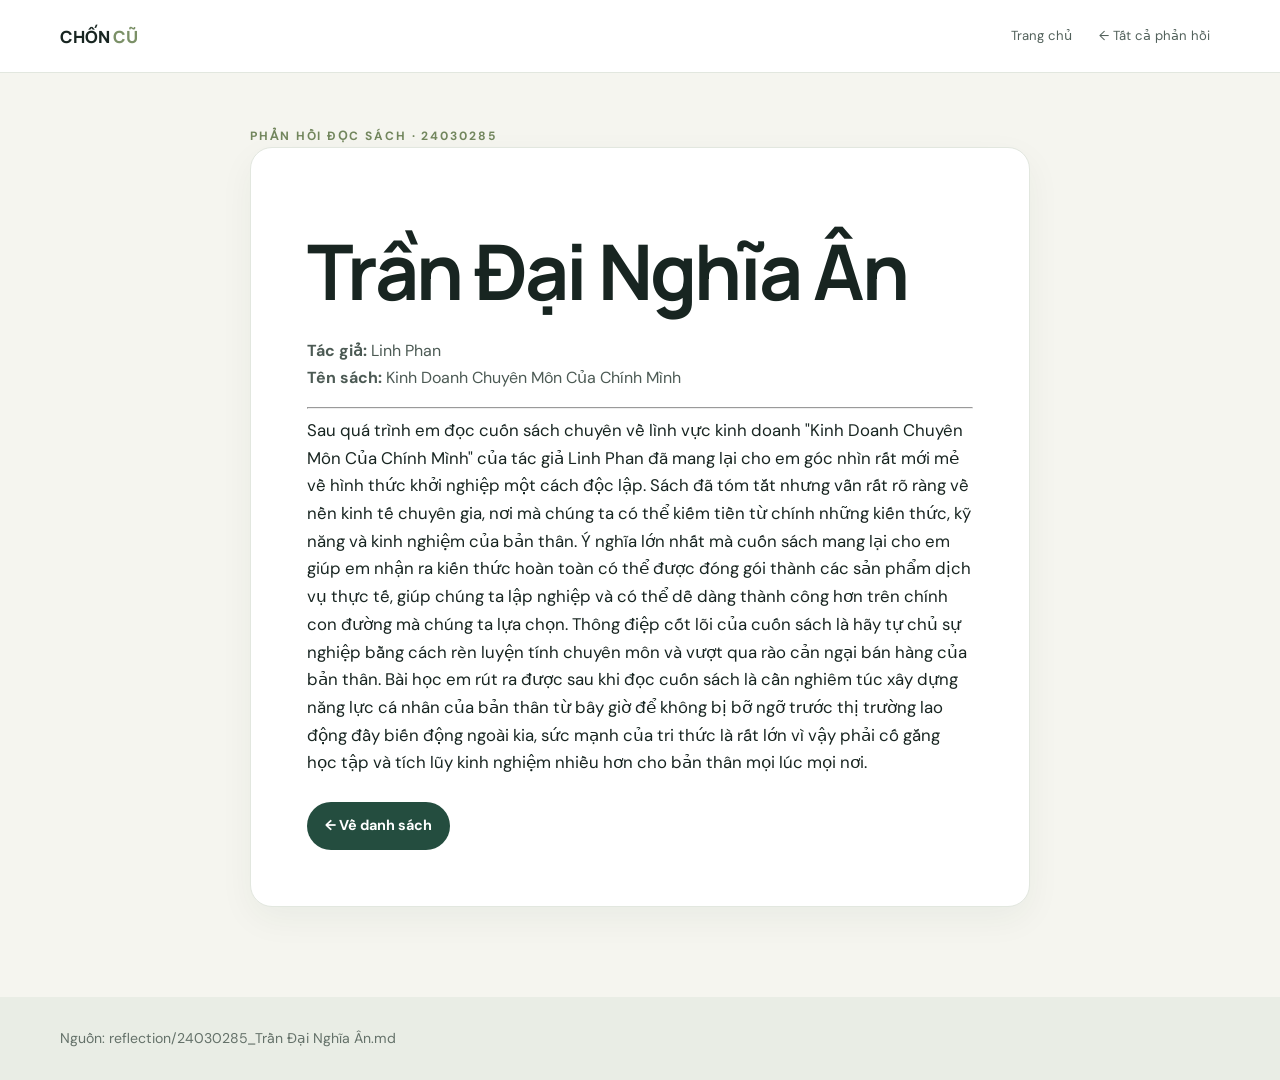
<file: reflection-tran-dai-nghia-an.html>
<!doctype html><html lang="vi"><head><meta charset="utf-8"><meta name="viewport" content="width=device-width,initial-scale=1"><title>Kinh Doanh Chuyên Môn Của Chính Mình — Trần Đại Nghĩa Ân</title><link rel="stylesheet" href="style.css"></head><body><header class="topbar"><nav class="wrap nav"><a class="brand" href="index.html">CHỐN <span>CŨ</span></a><div class="navlinks"><a href="index.html">Trang chủ</a><a href="reflections.html">← Tất cả phản hồi</a></div></nav></header><main class="article"><div class="eyebrow">Phản hồi đọc sách · 24030285</div><article class="card"><h1>Trần Đại Nghĩa Ân</h1><p><b>Tác giả:</b> Linh Phan<br><b>Tên sách:</b> Kinh Doanh Chuyên Môn Của Chính Mình</p><hr><div class="article-body">Sau quá trình em đọc cuốn sách chuyên về lình vực kinh doanh "Kinh Doanh Chuyên Môn Của Chính Mình" của tác giả Linh Phan đã mang lại cho em góc nhìn rất mới mẻ về hình thức khởi nghiệp một cách độc lập. Sách đã tóm tắt nhưng vẫn rất rõ ràng về nền kinh tế chuyên gia, nơi mà chúng ta có thể kiếm tiền từ chính những kiến thức, kỹ năng và kinh nghiệm của bản thân. Ý nghĩa lớn nhất mà cuốn sách mang lại cho em giúp em nhận ra kiến thức hoàn toàn có thể được đóng gói thành các sản phẩm dịch vụ thực tế, giúp chúng ta lập nghiệp và có thể dễ dàng thành công hơn trên chính con đường mà chúng ta lựa chọn. Thông điệp cốt lõi của cuốn sách là hãy tự chủ sự nghiệp bằng cách rèn luyện tính chuyên môn và vượt qua rào cản ngại bán hàng của bản thân. Bài học em rút ra được sau khi đọc cuốn sách là cần nghiêm túc xây dựng năng lực cá nhân của bản thân từ bây giờ để không bị bỡ ngỡ trước thị trường lao động đầy biến động ngoài kia, sức mạnh của tri thức là rất lớn vì vậy phải cố gắng học tập và tích lũy kinh nghiệm nhiều hơn cho bản thân mọi lúc mọi nơi.</div><a class="btn" style="margin-top:25px" href="reflections.html">← Về danh sách</a></article></main><footer class="footer"><div class="wrap">Nguồn: reflection/24030285_Trần Đại Nghĩa Ân.md</div></footer></body></html>
</file>
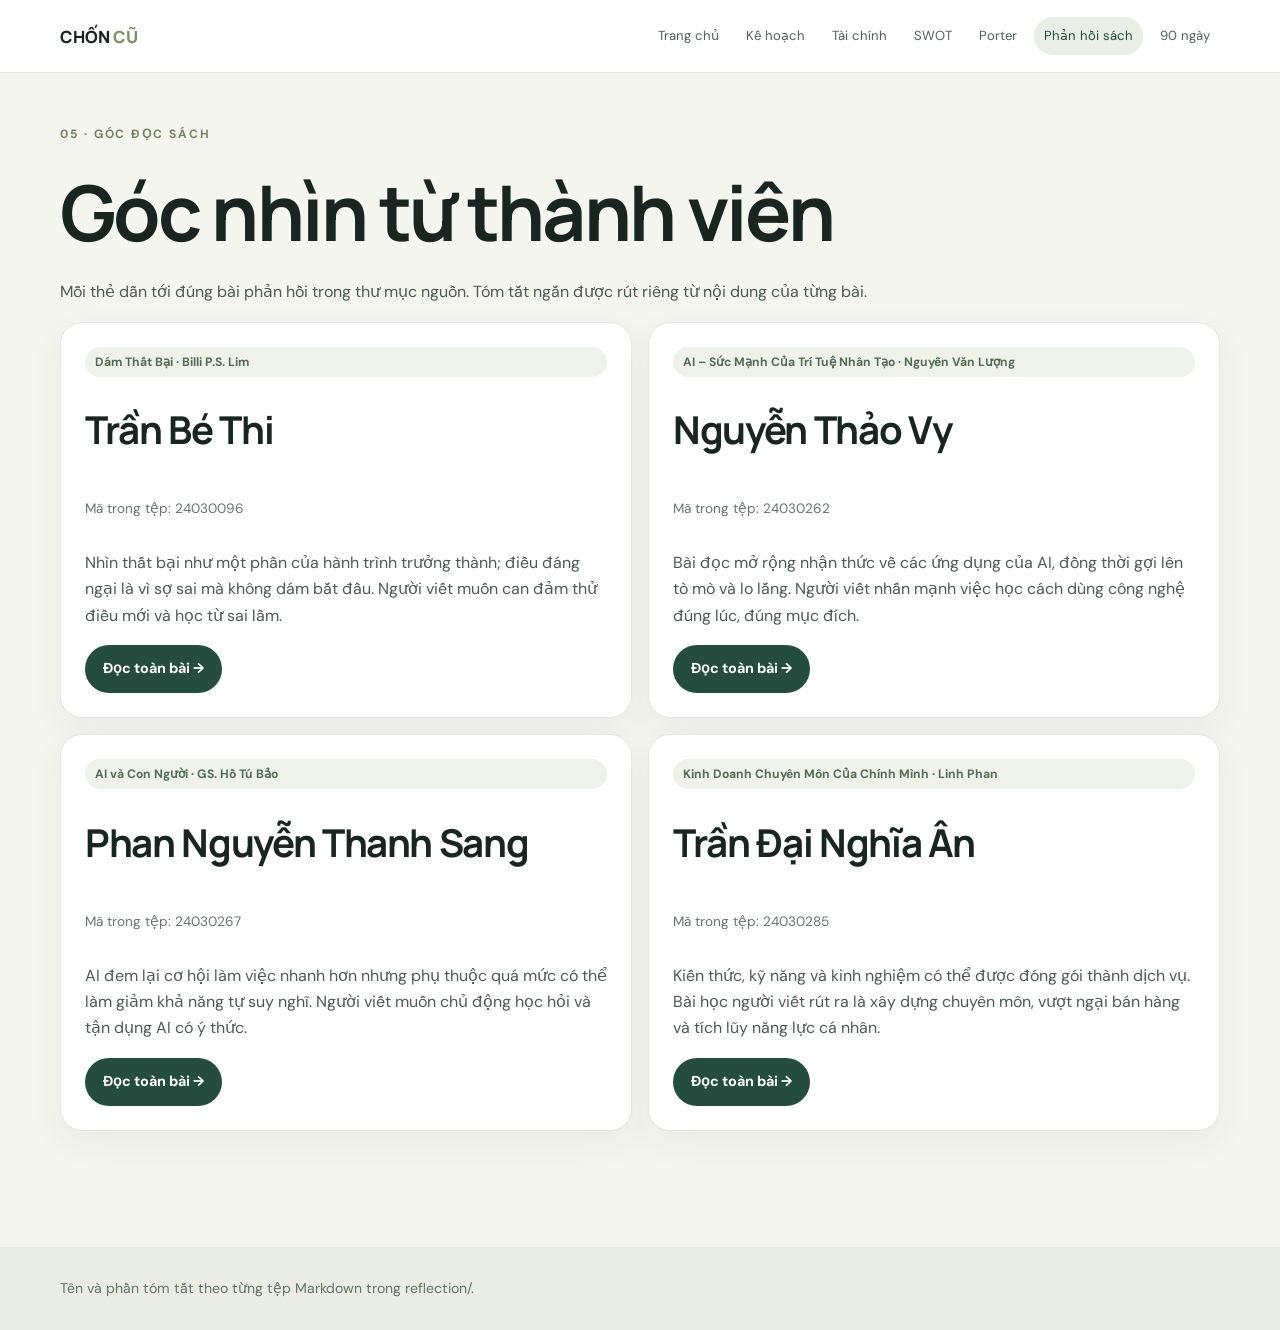
<file: reflections.html>
<!doctype html><html lang="vi"><head><meta charset="utf-8"><meta name="viewport" content="width=device-width,initial-scale=1"><title>Phản hồi đọc sách — Chốn Cũ</title><link rel="stylesheet" href="style.css"></head><body><header class="topbar"><nav class="wrap nav"><a class="brand" href="index.html">CHỐN <span>CŨ</span></a><div class="navlinks"><a href="index.html">Trang chủ</a><a href="business-plan.html">Kế hoạch</a><a href="financial-analysis.html">Tài chính</a><a href="swot.html">SWOT</a><a href="five-forces.html">Porter</a><a class="active" href="reflections.html">Phản hồi sách</a><a href="action-plan.html">90 ngày</a></div></nav></header><main class="wrap"><section class="section"><div class="eyebrow">05 · Góc đọc sách</div><h1>Góc nhìn từ thành viên</h1><p>Mỗi thẻ dẫn tới đúng bài phản hồi trong thư mục nguồn. Tóm tắt ngắn được rút riêng từ nội dung của từng bài.</p><div class="grid two"><article class="card reflection"><span class="tag">Dám Thất Bại · Billi P.S. Lim</span><h2>Trần Bé Thi</h2><p class="small">Mã trong tệp: 24030096</p><p>Nhìn thất bại như một phần của hành trình trưởng thành; điều đáng ngại là vì sợ sai mà không dám bắt đầu. Người viết muốn can đảm thử điều mới và học từ sai lầm.</p><a class="btn" href="reflection-tran-be-thi.html">Đọc toàn bài →</a></article><article class="card reflection"><span class="tag">AI – Sức Mạnh Của Trí Tuệ Nhân Tạo · Nguyễn Văn Lượng</span><h2>Nguyễn Thảo Vy</h2><p class="small">Mã trong tệp: 24030262</p><p>Bài đọc mở rộng nhận thức về các ứng dụng của AI, đồng thời gợi lên tò mò và lo lắng. Người viết nhấn mạnh việc học cách dùng công nghệ đúng lúc, đúng mục đích.</p><a class="btn" href="reflection-nguyen-thao-vy.html">Đọc toàn bài →</a></article><article class="card reflection"><span class="tag">AI và Con Người · GS. Hồ Tú Bảo</span><h2>Phan Nguyễn Thanh Sang</h2><p class="small">Mã trong tệp: 24030267</p><p>AI đem lại cơ hội làm việc nhanh hơn nhưng phụ thuộc quá mức có thể làm giảm khả năng tự suy nghĩ. Người viết muốn chủ động học hỏi và tận dụng AI có ý thức.</p><a class="btn" href="reflection-phan-nguyen-thanh-sang.html">Đọc toàn bài →</a></article><article class="card reflection"><span class="tag">Kinh Doanh Chuyên Môn Của Chính Mình · Linh Phan</span><h2>Trần Đại Nghĩa Ân</h2><p class="small">Mã trong tệp: 24030285</p><p>Kiến thức, kỹ năng và kinh nghiệm có thể được đóng gói thành dịch vụ. Bài học người viết rút ra là xây dựng chuyên môn, vượt ngại bán hàng và tích lũy năng lực cá nhân.</p><a class="btn" href="reflection-tran-dai-nghia-an.html">Đọc toàn bài →</a></article></div></section></main><footer class="footer"><div class="wrap">Tên và phần tóm tắt theo từng tệp Markdown trong reflection/.</div></footer></body></html>
</file>
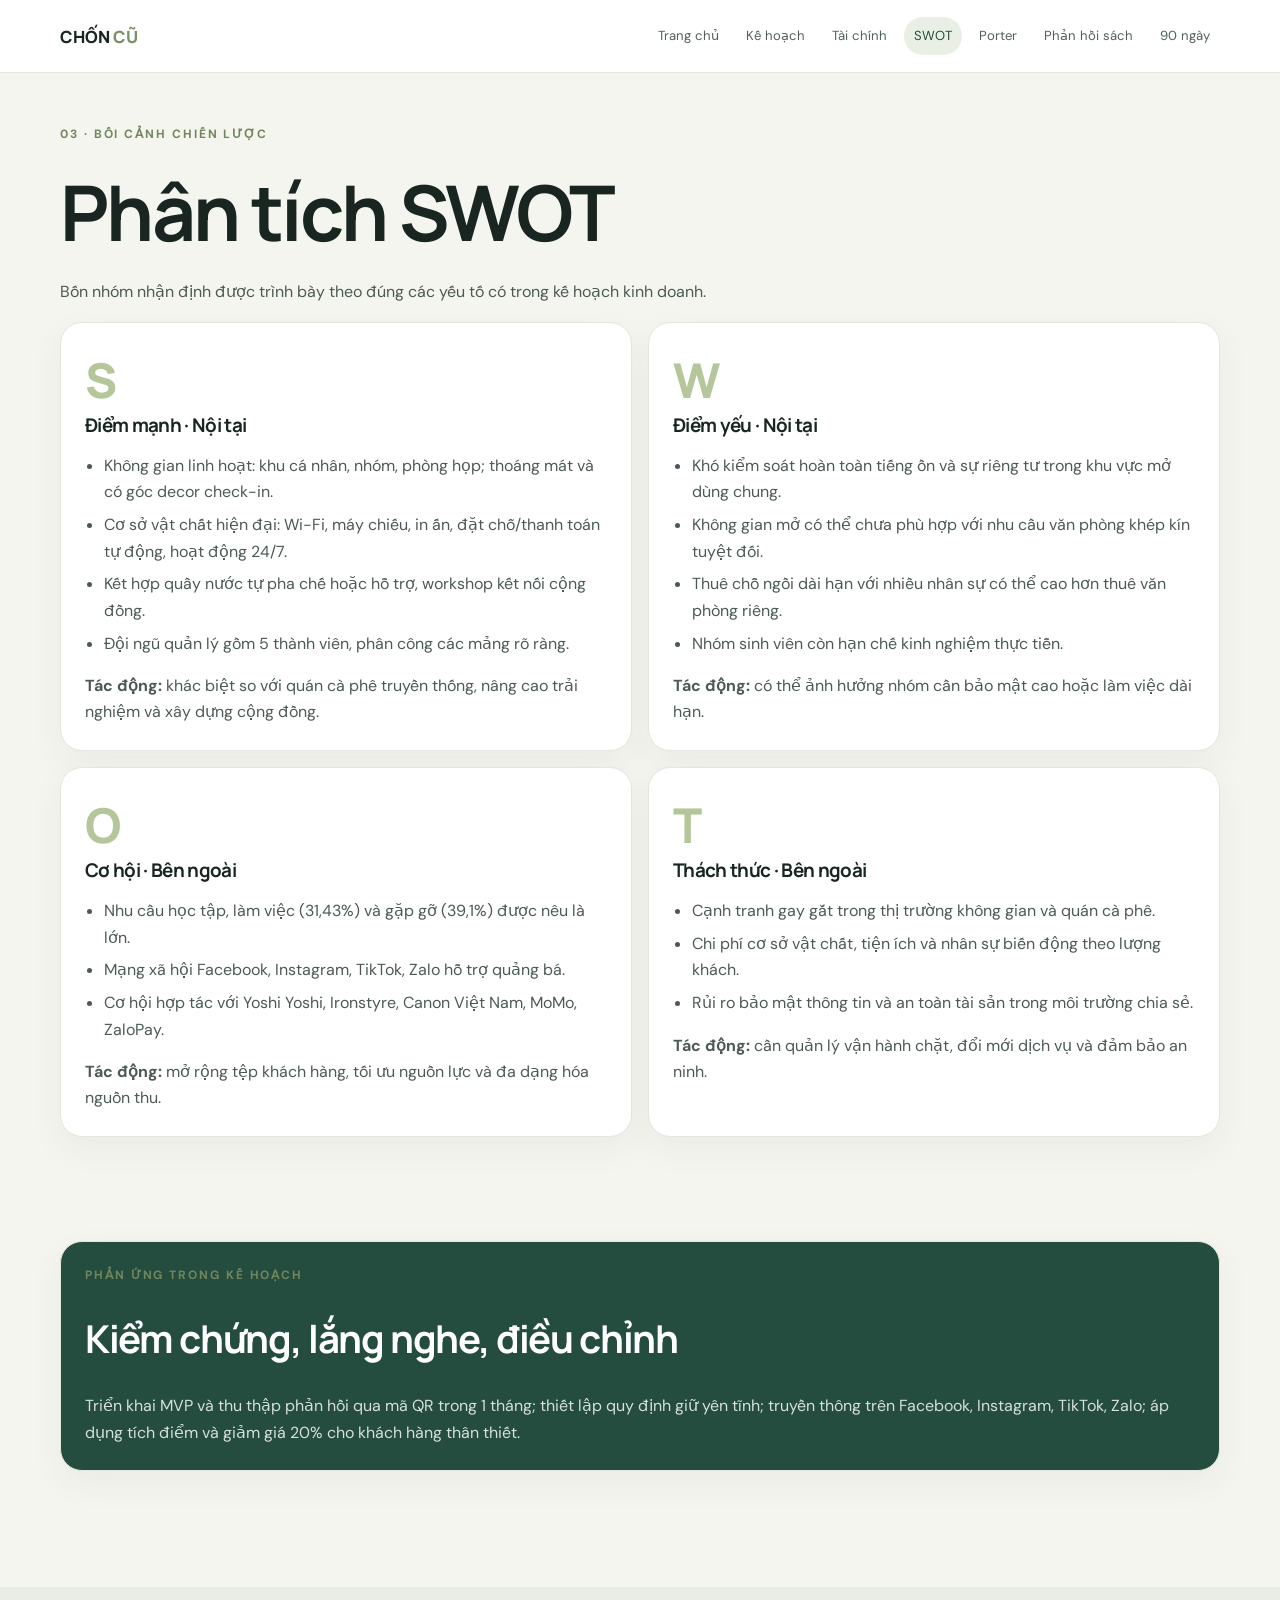
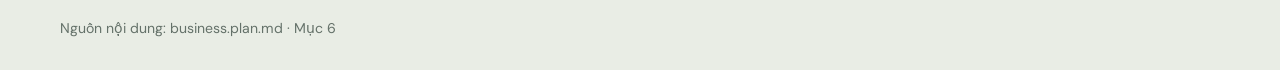
<file: swot.html>
<!doctype html><html lang="vi"><head><meta charset="utf-8"><meta name="viewport" content="width=device-width,initial-scale=1"><title>Phân tích SWOT — Chốn Cũ</title><link rel="stylesheet" href="style.css"></head><body><header class="topbar"><nav class="wrap nav"><a class="brand" href="index.html">CHỐN <span>CŨ</span></a><div class="navlinks"><a href="index.html">Trang chủ</a><a href="business-plan.html">Kế hoạch</a><a href="financial-analysis.html">Tài chính</a><a class="active" href="swot.html">SWOT</a><a href="five-forces.html">Porter</a><a href="reflections.html">Phản hồi sách</a><a href="action-plan.html">90 ngày</a></div></nav></header><main class="wrap"><section class="section"><div class="eyebrow">03 · Bối cảnh chiến lược</div><h1>Phân tích SWOT</h1><p>Bốn nhóm nhận định được trình bày theo đúng các yếu tố có trong kế hoạch kinh doanh.</p><div class="grid two"><article class="card swot-card"><div class="letter">S</div><h3>Điểm mạnh · Nội tại</h3><ul class="list"><li>Không gian linh hoạt: khu cá nhân, nhóm, phòng họp; thoáng mát và có góc decor check-in.</li><li>Cơ sở vật chất hiện đại: Wi-Fi, máy chiếu, in ấn, đặt chỗ/thanh toán tự động, hoạt động 24/7.</li><li>Kết hợp quầy nước tự pha chế hoặc hỗ trợ, workshop kết nối cộng đồng.</li><li>Đội ngũ quản lý gồm 5 thành viên, phân công các mảng rõ ràng.</li></ul><p><b>Tác động:</b> khác biệt so với quán cà phê truyền thống, nâng cao trải nghiệm và xây dựng cộng đồng.</p></article><article class="card swot-card"><div class="letter">W</div><h3>Điểm yếu · Nội tại</h3><ul class="list"><li>Khó kiểm soát hoàn toàn tiếng ồn và sự riêng tư trong khu vực mở dùng chung.</li><li>Không gian mở có thể chưa phù hợp với nhu cầu văn phòng khép kín tuyệt đối.</li><li>Thuê chỗ ngồi dài hạn với nhiều nhân sự có thể cao hơn thuê văn phòng riêng.</li><li>Nhóm sinh viên còn hạn chế kinh nghiệm thực tiễn.</li></ul><p><b>Tác động:</b> có thể ảnh hưởng nhóm cần bảo mật cao hoặc làm việc dài hạn.</p></article><article class="card swot-card"><div class="letter">O</div><h3>Cơ hội · Bên ngoài</h3><ul class="list"><li>Nhu cầu học tập, làm việc (31,43%) và gặp gỡ (39,1%) được nêu là lớn.</li><li>Mạng xã hội Facebook, Instagram, TikTok, Zalo hỗ trợ quảng bá.</li><li>Cơ hội hợp tác với Yoshi Yoshi, Ironstyre, Canon Việt Nam, MoMo, ZaloPay.</li></ul><p><b>Tác động:</b> mở rộng tệp khách hàng, tối ưu nguồn lực và đa dạng hóa nguồn thu.</p></article><article class="card swot-card"><div class="letter">T</div><h3>Thách thức · Bên ngoài</h3><ul class="list"><li>Cạnh tranh gay gắt trong thị trường không gian và quán cà phê.</li><li>Chi phí cơ sở vật chất, tiện ích và nhân sự biến động theo lượng khách.</li><li>Rủi ro bảo mật thông tin và an toàn tài sản trong môi trường chia sẻ.</li></ul><p><b>Tác động:</b> cần quản lý vận hành chặt, đổi mới dịch vụ và đảm bảo an ninh.</p></article></div></section><section class="section"><div class="card dark"><div class="eyebrow">Phản ứng trong kế hoạch</div><h2>Kiểm chứng, lắng nghe, điều chỉnh</h2><p>Triển khai MVP và thu thập phản hồi qua mã QR trong 1 tháng; thiết lập quy định giữ yên tĩnh; truyền thông trên Facebook, Instagram, TikTok, Zalo; áp dụng tích điểm và giảm giá 20% cho khách hàng thân thiết.</p></div></section></main><footer class="footer"><div class="wrap">Nguồn nội dung: business.plan.md · Mục 6</div></footer></body></html>
</file>
<file: style.css>
@import url('https://fonts.googleapis.com/css2?family=DM+Sans:wght@400;500;600;700&family=Manrope:wght@400;500;600;700;800&display=swap');
:root{--ink:#182521;--muted:#68746f;--paper:#f5f5ef;--white:#fff;--green:#244d3f;--lime:#d5e6a3;--line:#e2e7df;--orange:#cf8058;--shadow:0 12px 35px #18372a0d;--radius:22px}*{box-sizing:border-box}body{margin:0;background:var(--paper);color:var(--ink);font:16px/1.65 'DM Sans',sans-serif}h1,h2,h3{font-family:Manrope,sans-serif;line-height:1.15;letter-spacing:-.035em}h1{font-size:clamp(2.5rem,6vw,5rem);margin:.3em 0}h2{font-size:clamp(1.8rem,3vw,2.7rem)}h3{font-size:1.18rem}p{color:#4c5a54}a{color:inherit}.wrap{width:min(1160px,calc(100% - 40px));margin:auto}.topbar{background:#fff;border-bottom:1px solid var(--line);position:sticky;top:0;z-index:10}.nav{min-height:72px;display:flex;align-items:center;justify-content:space-between;gap:20px}.brand{font:800 1.05rem Manrope;text-decoration:none;white-space:nowrap}.brand span{color:#7b9067}.navlinks{display:flex;gap:7px;flex-wrap:wrap;justify-content:flex-end}.navlinks a{font-size:.82rem;text-decoration:none;padding:8px 10px;border-radius:20px;color:#52615b}.navlinks a:hover,.navlinks a.active{background:#e9efe4;color:var(--green)}.hero{padding:76px 0 56px;display:grid;grid-template-columns:1.2fr .8fr;gap:48px;align-items:center}.eyebrow{color:#72865d;text-transform:uppercase;letter-spacing:.16em;font-weight:700;font-size:.75rem}.hero p{font-size:1.12rem;max-width:670px}.hero-art{background:var(--green);color:white;border-radius:32px;padding:34px;min-height:300px;display:flex;flex-direction:column;justify-content:space-between;position:relative;overflow:hidden}.hero-art:after{content:'✦';font-size:12rem;line-height:1;position:absolute;right:12px;top:35px;color:#d5e6a31c}.hero-art strong{font:700 1.4rem Manrope;position:relative;z-index:1}.hero-art p{color:#e2eae4;position:relative;z-index:1}.hero-art .big{font:800 3.5rem Manrope;color:var(--lime);position:relative;z-index:1}.btn{display:inline-block;text-decoration:none;background:var(--green);color:#fff;padding:12px 18px;border-radius:999px;font-weight:700;font-size:.9rem}.btn.light{background:var(--lime);color:var(--green)}.section{padding:52px 0}.section-head{display:flex;justify-content:space-between;gap:24px;align-items:end;margin-bottom:24px}.section-head p{max-width:580px}.grid{display:grid;gap:16px}.grid.two{grid-template-columns:repeat(2,minmax(0,1fr))}.grid.three{grid-template-columns:repeat(3,minmax(0,1fr))}.grid.four{grid-template-columns:repeat(4,minmax(0,1fr))}.card{background:var(--white);border:1px solid var(--line);border-radius:var(--radius);padding:24px;box-shadow:var(--shadow)}.card p:last-child{margin-bottom:0}.metric{font:800 clamp(1.5rem,3vw,2.3rem) Manrope;letter-spacing:-.04em;color:var(--green);margin:.3em 0}.label{font-size:.78rem;color:var(--muted);text-transform:uppercase;letter-spacing:.09em;font-weight:700}.tag{display:inline-block;background:#eef2e9;border-radius:999px;padding:5px 10px;font-size:.76rem;color:#526d55;font-weight:700}.list{padding-left:1.2em}.list li{margin:.4em 0;color:#4c5a54}.callout{background:#edf1e7;border-left:4px solid #91a774;padding:18px 20px;border-radius:0 14px 14px 0}.dark{background:var(--green);color:white}.dark p{color:#d6e0d9}.dark .metric{color:var(--lime)}.table-wrap{overflow:auto;border-radius:18px;border:1px solid var(--line);background:#fff}table{border-collapse:collapse;width:100%;min-width:720px}th,td{text-align:left;padding:14px 16px;border-bottom:1px solid var(--line);vertical-align:top}th{background:#eef2e9;font-size:.82rem;color:#45584d}td{font-size:.9rem}tr:last-child td{border-bottom:0}.force{border-top:5px solid #8da576}.force .num{font:800 2.4rem Manrope;color:#a9bb90}.status{font-size:.75rem;font-weight:700;color:#45644e;background:#edf2e8;padding:5px 9px;border-radius:99px;display:inline-block}.status.none{color:#6a6356;background:#f4eee2}.swot-card{min-height:100%;position:relative}.swot-card .letter{font:800 3rem Manrope;color:#b5c69a}.swot-card h3{margin:.2em 0 .7em}.timeline{display:grid;grid-template-columns:repeat(3,1fr);gap:14px}.phase{border-top:3px solid #91a774;padding-top:16px}.phase .period{font-weight:800;color:var(--green)}.reflection{display:flex;flex-direction:column;min-height:100%}.reflection .btn{margin-top:auto;align-self:flex-start}.article{max-width:780px;margin:54px auto 90px}.article .card{padding:clamp(24px,5vw,56px)}.article-body{white-space:pre-line;font-size:1.05rem}.footer{margin-top:64px;background:#e9ede5;padding:30px 0;color:#647169;font-size:.88rem}.small{font-size:.85rem;color:var(--muted)}
@media(max-width:850px){.hero{grid-template-columns:1fr;padding-top:48px}.grid.four{grid-template-columns:repeat(2,1fr)}.grid.three{grid-template-columns:repeat(2,1fr)}.nav{align-items:flex-start;padding:14px 0;flex-direction:column}.navlinks{justify-content:flex-start}.navlinks a{padding:6px 8px}.section-head{align-items:flex-start;flex-direction:column}}
@media(max-width:560px){.wrap{width:min(100% - 28px,1160px)}.grid.two,.grid.three,.grid.four,.timeline{grid-template-columns:1fr}.hero-art{min-height:240px}.card{padding:20px}.section{padding:36px 0}}
</file>
